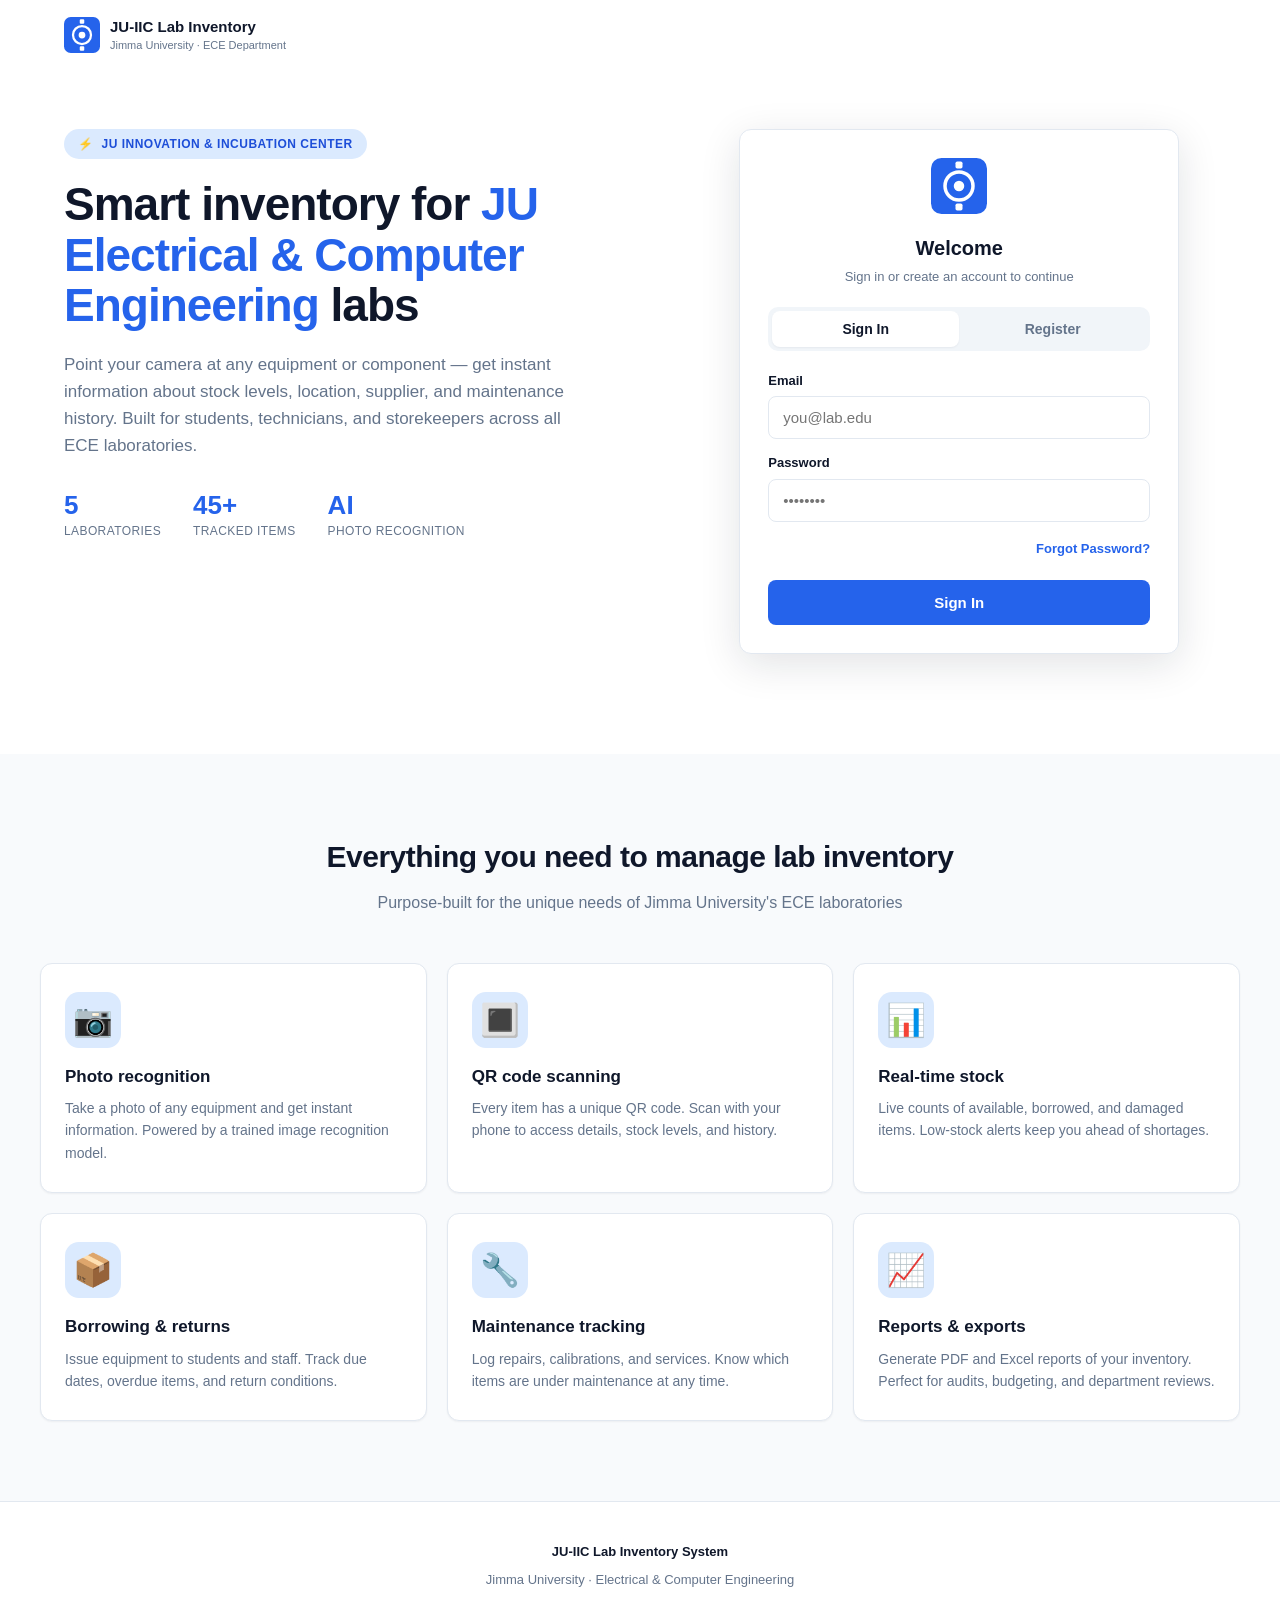
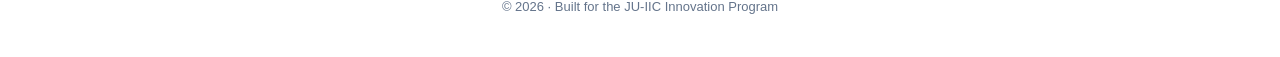
<file: frontend/index.html>
<!DOCTYPE html>
<html lang="en">
<head>
  <meta charset="UTF-8">
  <meta name="viewport" content="width=device-width, initial-scale=1.0">
  <title>JU-IIC Lab Inventory System — Jimma University</title>
  <link rel="icon" href="assets/logo.svg" type="image/svg+xml">
  <link rel="stylesheet" href="css/base.css">
  <style>
    body { background: #ffffff; }

    /* ============ LANDING PAGE STYLES ============ */
    .landing-nav {
      display: flex;
      align-items: center;
      padding: 16px 24px;
      max-width: 1200px;
      margin: 0 auto;
      gap: 12px;
      flex-wrap: wrap;
    }
    .landing-nav .brand {
      display: flex;
      align-items: center;
      gap: 10px;
      font-weight: 800;
      font-size: 15px;
      color: var(--text);
    }
    .landing-nav .brand img { width: 36px; height: 36px; }
    .landing-nav .brand-sub {
      display: block;
      font-size: 11px;
      font-weight: 500;
      color: var(--muted);
      margin-top: -2px;
    }
    .landing-nav .spacer { flex: 1; }
    
    .nav-user { display: none; align-items: center; gap: 10px; }
    .nav-user.show { display: flex; }
    .nav-cta {
      padding: 10px 20px; font-size: 14px; font-weight: 600;
      background: var(--primary); color: #fff;
      border-radius: var(--radius-sm); text-decoration: none;
    }
    .nav-cta:hover { background: var(--primary-dark); }

    /* --- Hero & Auth Card --- */
    .hero {
      max-width: 1200px; margin: 0 auto; padding: 40px 24px 80px;
      display: grid; grid-template-columns: 1fr; gap: 48px; align-items: start;
    }
    @media (min-width: 900px) {
      .hero { grid-template-columns: 1.15fr 1fr; padding: 60px 24px 100px; }
    }

    .hero-text .hero-badge {
      display: inline-flex; align-items: center; gap: 8px;
      background: var(--primary-light); color: var(--primary-dark);
      padding: 6px 14px; border-radius: 999px; font-size: 12px;
      font-weight: 700; margin-bottom: 20px; text-transform: uppercase; letter-spacing: .5px;
    }
    .hero-text h1 {
      font-size: 36px; font-weight: 800; line-height: 1.1;
      letter-spacing: -1px; margin-bottom: 20px; color: var(--text);
    }
    @media (min-width: 900px) { .hero-text h1 { font-size: 46px; } }
    .hero-text h1 .accent { color: var(--primary); }
    .hero-text .lead {
      font-size: 17px; color: var(--muted); line-height: 1.6;
      margin-bottom: 32px; max-width: 520px;
    }
    .hero-stats { display: flex; gap: 32px; flex-wrap: wrap; margin-top: 32px; }
    .hero-stat-value { font-size: 26px; font-weight: 800; color: var(--primary); line-height: 1; }
    .hero-stat-label {
      font-size: 12px; color: var(--muted); margin-top: 4px;
      font-weight: 500; text-transform: uppercase; letter-spacing: .4px;
    }

    /* --- Auth Card --- */
    .auth-card {
      background: var(--surface); border: 1px solid var(--border);
      border-radius: var(--radius); box-shadow: var(--shadow-lg);
      padding: 28px; max-width: 440px; width: 100%; margin: 0 auto;
      position: sticky; top: 24px;
    }
    .auth-card .auth-header { text-align: center; margin-bottom: 20px; }
    .auth-card .auth-header img { width: 56px; height: 56px; margin-bottom: 12px; }
    .auth-card .auth-header h2 { font-size: 20px; font-weight: 800; }
    .auth-card .auth-header p { font-size: 13px; color: var(--muted); margin-top: 4px; }

    .auth-tabs {
      display: flex; background: var(--surface-2);
      border-radius: 10px; padding: 4px; margin-bottom: 20px;
    }
    .auth-tab {
      flex: 1; padding: 10px; text-align: center; font-size: 14px;
      font-weight: 600; color: var(--muted); border: none;
      background: none; border-radius: 8px; cursor: pointer;
      transition: background .15s, color .15s;
    }
    .auth-tab.active { background: var(--surface); color: var(--text); box-shadow: var(--shadow-sm); }

    .form-field { margin-bottom: 14px; }
    .form-field label { display: block; font-size: 13px; font-weight: 600; margin-bottom: 6px; }
    .form-field input {
      width: 100%; padding: 12px 14px; font-size: 15px;
      border: 1px solid var(--border); border-radius: var(--radius-sm);
      background: var(--surface); font-family: inherit;
      transition: border-color .15s, box-shadow .15s;
    }
    .form-field input:focus {
      outline: none; border-color: var(--primary); box-shadow: 0 0 0 3px var(--primary-light);
    }
    .form-submit {
      width: 100%; padding: 14px; background: var(--primary); color: #fff;
      border: none; border-radius: var(--radius-sm); font-size: 15px;
      font-weight: 600; cursor: pointer; margin-top: 6px;
    }
    .form-submit:hover { background: var(--primary-dark); }
    .form-submit:disabled { opacity: .6; cursor: not-allowed; }

    .form-error {
      background: #fee2e2; color: #b91c1c; padding: 10px 14px;
      border-radius: var(--radius-sm); font-size: 13px; margin-bottom: 14px; display: none;
    }
    .form-error.show { display: block; }
    .hidden { display: none !important; }

    /* Logged in state */
    .logged-in-card { text-align: center; padding: 12px 0; }
    .logged-in-card .li-avatar {
      width: 64px; height: 64px; border-radius: 50%;
      background: var(--primary); color: #fff; display: flex;
      align-items: center; justify-content: center;
      font-size: 24px; font-weight: 800; margin: 0 auto 16px;
    }
    .logged-in-card h3 { font-size: 18px; font-weight: 700; margin-bottom: 4px; }
    .logged-in-card .li-role { font-size: 13px; color: var(--muted); margin-bottom: 24px; }
    .logged-in-card .btn { width: 100%; padding: 14px; font-size: 15px; margin-bottom: 8px; }

    /* ============ OTHER SECTIONS ============ */
    .features { background: var(--bg); padding: 80px 24px; }
    .features-inner { max-width: 1200px; margin: 0 auto; }
    .section-title { text-align: center; margin-bottom: 48px; }
    .section-title h2 { font-size: 30px; font-weight: 800; margin-bottom: 12px; letter-spacing: -0.5px; }
    .section-title p { font-size: 16px; color: var(--muted); max-width: 600px; margin: 0 auto; }
    .features-grid { display: grid; gap: 20px; grid-template-columns: 1fr; }
    @media (min-width: 640px) { .features-grid { grid-template-columns: repeat(2, 1fr); } }
    @media (min-width: 900px) { .features-grid { grid-template-columns: repeat(3, 1fr); } }

    .feature-card {
      background: var(--surface); padding: 28px 24px; border-radius: var(--radius);
      border: 1px solid var(--border); box-shadow: var(--shadow-sm);
      transition: box-shadow .2s, transform .2s;
    }
    .feature-card:hover { box-shadow: var(--shadow); transform: translateY(-2px); }
    .feature-icon {
      font-size: 32px; width: 56px; height: 56px; display: flex;
      align-items: center; justify-content: center;
      background: var(--primary-light); border-radius: 14px; margin-bottom: 16px;
    }
    .feature-card h3 { font-size: 17px; font-weight: 700; margin-bottom: 8px; }
    .feature-card p { font-size: 14px; color: var(--muted); line-height: 1.6; }

    .landing-footer {
      padding: 40px 24px; text-align: center; border-top: 1px solid var(--border);
      font-size: 13px; color: var(--muted);
    }
    .landing-footer .footer-brand { font-weight: 700; color: var(--text); margin-bottom: 8px; }
  </style>
</head>
<body>

  <!-- ============ NAV ============ -->
  <nav class="landing-nav">
    <div class="brand">
      <img src="assets/logo.svg" alt="JU-IIC">
      <div>
        JU-IIC Lab Inventory
        <span class="brand-sub">Jimma University · ECE Department</span>
      </div>
    </div>
    <div class="spacer"></div>
    <div id="navUser" class="nav-user">
      <a href="dashboard.html" class="nav-cta">Go to Dashboard →</a>
    </div>
  </nav>

  <!-- ============ HERO + AUTH CARD ============ -->
  <section class="hero">
    <div class="hero-text">
      <div class="hero-badge">
        <span>⚡</span> JU Innovation &amp; Incubation Center
      </div>
      <h1>
        Smart inventory for <span class="accent">JU Electrical &amp; Computer Engineering</span> labs
      </h1>
      <p class="lead">
        Point your camera at any equipment or component — get instant information
        about stock levels, location, supplier, and maintenance history.
        Built for students, technicians, and storekeepers across all ECE laboratories.
      </p>
      <div class="hero-stats">
        <div>
          <div class="hero-stat-value">5</div>
          <div class="hero-stat-label">Laboratories</div>
        </div>
        <div>
          <div class="hero-stat-value">45+</div>
          <div class="hero-stat-label">Tracked items</div>
        </div>
        <div>
          <div class="hero-stat-value">AI</div>
          <div class="hero-stat-label">Photo recognition</div>
        </div>
      </div>
    </div>

    <div class="auth-card" id="authCard">
      <!-- Guest View -->
      <div id="guestState">
        <div class="auth-header">
          <img src="assets/logo.svg" alt="Lab">
          <h2>Welcome</h2>
          <p>Sign in or create an account to continue</p>
        </div>

        <div class="auth-tabs">
          <button class="auth-tab active" id="tabLogin" onclick="switchAuthTab('login')">Sign In</button>
          <button class="auth-tab" id="tabRegister" onclick="switchAuthTab('register')">Register</button>
        </div>

        <div id="authError" class="form-error"></div>

        <!-- Login Form -->
        <form id="loginForm">
          <div class="form-field">
            <label>Email</label>
            <input type="email" id="loginEmail" required placeholder="you@lab.edu" autocomplete="email">
          </div>
          <div class="form-field">
            <label>Password</label>
            <input type="password" id="loginPassword" required placeholder="••••••••" autocomplete="current-password">
          </div>
          <div style="text-align: right; margin-bottom: 14px;">
            <a href="forgot-password.html" style="font-size: 13px; color: var(--primary); text-decoration: none; font-weight: 600;">
              Forgot Password?
            </a>
          </div>
          <button type="submit" class="form-submit" id="loginBtn">Sign In</button>
        </form>

        <!-- Register Form -->
        <form id="registerForm" class="hidden">
          <div class="form-field">
            <label>Full Name</label>
            <input type="text" id="regName" required placeholder="Abebe Kebede">
          </div>
          <div class="form-field">
            <label>Email</label>
            <input type="email" id="regEmail" required placeholder="you@lab.edu" autocomplete="email">
          </div>
          <div class="form-field">
            <label>Password</label>
            <input type="password" id="regPassword" required minlength="6" placeholder="At least 6 characters" autocomplete="new-password">
          </div>
          <div class="form-field">
            <label>Phone (optional)</label>
            <input type="tel" id="regPhone" placeholder="+251911000000">
          </div>
          <button type="submit" class="form-submit" id="registerBtn">Create Account</button>
        </form>
      </div>

      <!-- Logged-in View -->
      <div id="loggedInState" class="hidden">
        <div class="logged-in-card">
          <div class="li-avatar" id="liAvatar">?</div>
          <h3 id="liName">…</h3>
          <div class="li-role" id="liRole"></div>
          <a href="dashboard.html" class="btn primary" style="text-decoration: none;">
            Go to Dashboard →
          </a>
          <button class="btn" onclick="doLogout()" style="margin-top: 8px;">
            Sign Out
          </button>
        </div>
      </div>
    </div>
  </section>

  <!-- ============ FEATURES ============ -->
  <section class="features">
    <div class="features-inner">
      <div class="section-title">
        <h2>Everything you need to manage lab inventory</h2>
        <p>Purpose-built for the unique needs of Jimma University's ECE laboratories</p>
      </div>
      <div class="features-grid">
        <div class="feature-card">
          <div class="feature-icon">📷</div>
          <h3>Photo recognition</h3>
          <p>Take a photo of any equipment and get instant information. Powered by a trained image recognition model.</p>
        </div>
        <div class="feature-card">
          <div class="feature-icon">🔳</div>
          <h3>QR code scanning</h3>
          <p>Every item has a unique QR code. Scan with your phone to access details, stock levels, and history.</p>
        </div>
        <div class="feature-card">
          <div class="feature-icon">📊</div>
          <h3>Real-time stock</h3>
          <p>Live counts of available, borrowed, and damaged items. Low-stock alerts keep you ahead of shortages.</p>
        </div>
        <div class="feature-card">
          <div class="feature-icon">📦</div>
          <h3>Borrowing &amp; returns</h3>
          <p>Issue equipment to students and staff. Track due dates, overdue items, and return conditions.</p>
        </div>
        <div class="feature-card">
          <div class="feature-icon">🔧</div>
          <h3>Maintenance tracking</h3>
          <p>Log repairs, calibrations, and services. Know which items are under maintenance at any time.</p>
        </div>
        <div class="feature-card">
          <div class="feature-icon">📈</div>
          <h3>Reports &amp; exports</h3>
          <p>Generate PDF and Excel reports of your inventory. Perfect for audits, budgeting, and department reviews.</p>
        </div>
      </div>
    </div>
  </section>

  <!-- ============ FOOTER ============ -->
  <footer class="landing-footer">
    <div class="footer-brand">JU-IIC Lab Inventory System</div>
    <div>Jimma University · Electrical &amp; Computer Engineering</div>
    <div style="margin-top: 8px;">© 2026 · Built for the JU-IIC Innovation Program</div>
  </footer>

  <!-- ============ SCRIPTS ============ -->
  <script src="js/api.js"></script>
  <script>
    // Wait for the DOM and API script to fully load
    window.addEventListener('DOMContentLoaded', () => {
      
      // 1. Auto-switch tab if URL has ?tab=register
      const params = new URLSearchParams(location.search);
      if (params.get('tab') === 'register') {
        switchAuthTab('register');
      }

      // 2. Attach form event listeners safely
      document.getElementById('loginForm').addEventListener('submit', handleLogin);
      document.getElementById('registerForm').addEventListener('submit', handleRegister);

      // 3. Check if already logged in
      checkAuthStatus();
    });

    async function checkAuthStatus() {
      try {
        const me = await api.get('/api/auth/me');
        if (me && me.user_id) {
          sessionStorage.setItem('user', JSON.stringify(me));
          showLoggedInState(me);
        }
      } catch (e) {
        // Not logged in, do nothing
      }
    }

    function switchAuthTab(tab) {
      document.getElementById('loginForm').classList.toggle('hidden', tab !== 'login');
      document.getElementById('registerForm').classList.toggle('hidden', tab !== 'register');
      document.getElementById('tabLogin').classList.toggle('active', tab === 'login');
      document.getElementById('tabRegister').classList.toggle('active', tab === 'register');
      hideAuthError();
    }

    async function handleLogin(e) {
      e.preventDefault();
      hideAuthError();
      const btn = document.getElementById('loginBtn');
      btn.disabled = true;
      btn.textContent = 'Signing in…';

      try {
        const email = document.getElementById('loginEmail').value.trim();
        const password = document.getElementById('loginPassword').value;
        
        const res = await api.post('/api/auth/login', { email, password });
        
        sessionStorage.setItem('user', JSON.stringify(res.user));
        window.location.replace('dashboard.html');
        
      } catch (err) {
        showAuthError(err.message || 'Login failed');
        btn.disabled = false;
        btn.textContent = 'Sign In';
      }
    }

    async function handleRegister(e) {
      e.preventDefault();
      hideAuthError();
      const btn = document.getElementById('registerBtn');
      btn.disabled = true;
      btn.textContent = 'Creating…';

      try {
        const body = {
          full_name: document.getElementById('regName').value.trim(),
          email: document.getElementById('regEmail').value.trim(),
          password: document.getElementById('regPassword').value,
          phone: document.getElementById('regPhone').value.trim() || null,
        };
        
        const res = await api.post('/api/auth/register', body);
        
        sessionStorage.setItem('user', JSON.stringify(res.user));
        window.location.replace('dashboard.html');
        
      } catch (err) {
        showAuthError(err.message || 'Registration failed');
        btn.disabled = false;
        btn.textContent = 'Create Account';
      }
    }

    function showLoggedInState(me) {
      document.getElementById('guestState').classList.add('hidden');
      document.getElementById('loggedInState').classList.remove('hidden');
      document.getElementById('navUser').classList.add('show');

      document.getElementById('liAvatar').textContent =
        (me.full_name || '?').split(' ').map(p => p[0]).slice(0, 2).join('').toUpperCase();
      document.getElementById('liName').textContent = me.full_name;
      document.getElementById('liRole').textContent = me.role;
    }

    async function doLogout() {
      try {
        await api.post('/api/auth/logout', {});
      } catch (e) {}
      sessionStorage.clear();
      location.reload();
    }

    function showAuthError(msg) {
      const el = document.getElementById('authError');
      el.textContent = msg;
      el.classList.add('show');
    }
    
    function hideAuthError() {
      document.getElementById('authError').classList.remove('show');
    }
  </script>
</body>
</html>
</file>
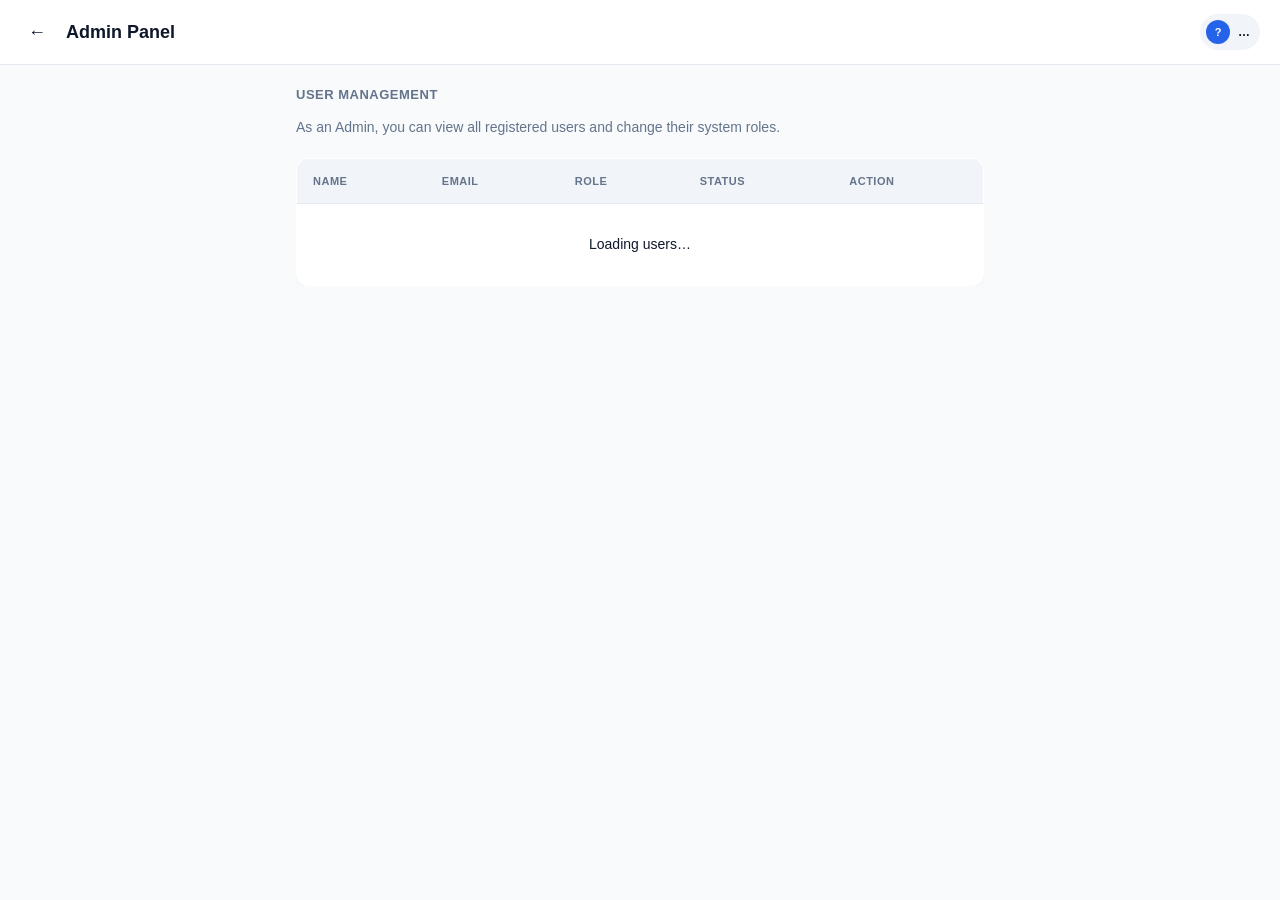
<file: frontend/admin.html>
<!DOCTYPE html>
<html lang="en">
<head>
  <meta charset="UTF-8">
  <meta name="viewport" content="width=device-width, initial-scale=1.0, maximum-scale=1.0, user-scalable=no">
  <title>Admin Panel — Lab Inventory</title>
  <link rel="icon" href="assets/logo.svg" type="image/svg+xml">
  <link rel="stylesheet" href="css/base.css">
  <style>
    .user-table { width: 100%; border-collapse: collapse; background: var(--surface); border-radius: var(--radius); overflow: hidden; box-shadow: var(--shadow-sm); border: 1px solid var(--border); }
    .user-table th, .user-table td { padding: 14px 16px; text-align: left; border-bottom: 1px solid var(--border); font-size: 14px; }
    .user-table th { background: var(--surface-2); font-weight: 600; color: var(--muted); text-transform: uppercase; font-size: 11px; letter-spacing: .5px; }
    .user-table tr:last-child td { border-bottom: none; }
    .role-select { padding: 6px 10px; border-radius: var(--radius-sm); border: 1px solid var(--border); background: var(--surface); font-size: 13px; font-weight: 600; cursor: pointer; }
    .role-select:focus { outline: none; border-color: var(--primary); }
  </style>
</head>
<body>

  <header class="app-header">
    <button class="icon-btn" onclick="location.href='dashboard.html'">←</button>
    <h1>Admin Panel</h1>
    <div class="user-chip" id="userChip" onclick="logout()" title="Sign out">
      <span class="avatar">?</span>
      <span class="user-name">…</span>
    </div>
  </header>

  <main class="main">
    <div class="section-header" style="margin-top: 0;">
      <h2>User Management</h2>
    </div>
    <p style="color: var(--muted); font-size: 14px; margin-bottom: 20px;">
      As an Admin, you can view all registered users and change their system roles.
    </p>

    <div style="overflow-x: auto;">
      <table class="user-table" id="userTable">
        <thead>
          <tr>
            <th>Name</th>
            <th>Email</th>
            <th>Role</th>
            <th>Status</th>
            <th>Action</th>
          </tr>
        </thead>
        <tbody id="userList">
          <tr><td colspan="5" style="text-align:center; padding: 30px;">Loading users…</td></tr>
        </tbody>
      </table>
    </div>
  </main>

  <script src="js/api.js"></script>
  <script src="js/auth.js"></script>
  <script>
    let CURRENT_USER = null;

    (async () => {
      try {
        CURRENT_USER = await requireAuth();
      } catch (e) { return; }

      if (CURRENT_USER.role !== 'Admin') {
        alert('Access Denied. You must be an Admin to view this page.');
        location.href = 'dashboard.html';
        return;
      }

      renderUserChip();
      loadUsers();
    })();

    async function loadUsers() {
      try {
        const users = await api.get('/api/auth/users');
        const list = document.getElementById('userList');

        list.innerHTML = users.map(u => {
          const isSelf = u.user_id === CURRENT_USER.user_id;
          
          const roleOptions = ['Admin', 'Technician', 'Storekeeper', 'Viewer']
            .map(r => `<option value="${r}" ${u.role === r ? 'selected' : ''}>${r}</option>`)
            .join('');

          // We use "onchange" to trigger the update immediately
          const roleSelect = isSelf 
            ? `<span style="font-weight:600; color:var(--primary);">${u.role} (You)</span>`
            : `<select class="role-select" onchange="changeRole(${u.user_id}, this.value, this)">${roleOptions}</select>`;

          const statusBadge = u.status === 'active' 
            ? '<span class="badge success">Active</span>' 
            : '<span class="badge danger">Inactive</span>';

          return `
            <tr>
              <td>
                <div style="font-weight:600;">${u.full_name}</div>
                <div style="font-size:12px; color:var(--muted);">${u.phone || 'No phone'}</div>
              </td>
              <td>${u.email}</td>
              <td>${roleSelect}</td>
              <td>${statusBadge}</td>
              <td>
                ${!isSelf ? `<button onclick="resetPassword(${u.user_id}, '${u.full_name}')" style="background:none; border:none; color:var(--primary); font-weight:600; cursor:pointer;">🔑 Reset Pass</button>` : '-'}
              </td>
            </tr>
          `;
        }).join('');

      } catch (err) {
        document.getElementById('userList').innerHTML = `
          <tr><td colspan="5" style="text-align:center; color:var(--danger); padding: 30px;">
            Failed to load users: ${err.message}
          </td></tr>`;
      }
    }

    async function changeRole(userId, newRole, selectElement) {
      if (!confirm(`Are you sure you want to change this user's role to ${newRole}?`)) {
        loadUsers(); // Revert the dropdown visually if they click Cancel
        return;
      }

      selectElement.disabled = true; // Lock dropdown while saving

      try {
        // Send PUT request to backend
        await api.put(`/api/auth/users/${userId}/role`, { role: newRole });
        alert(`✅ Role updated to ${newRole} successfully!`);
        loadUsers(); // Refresh table
      } catch (err) {
        alert('❌ Failed to update role: ' + err.message);
        loadUsers(); // Revert on error
      }
    }

    async function resetPassword(userId, userName) {
      const newPassword = prompt(`Enter a new password for ${userName}:`);
      if (!newPassword) return;
      if (newPassword.length < 6) {
        alert('❌ Password must be at least 6 characters long.');
        return;
      }

      try {
        await api.put(`/api/auth/users/${userId}/reset-password`, { password: newPassword });
        alert(`✅ Password for ${userName} has been reset successfully!`);
      } catch (err) {
        alert('❌ Failed to reset password: ' + err.message);
      }
    }
  </script>
</body>
</html>
</file>
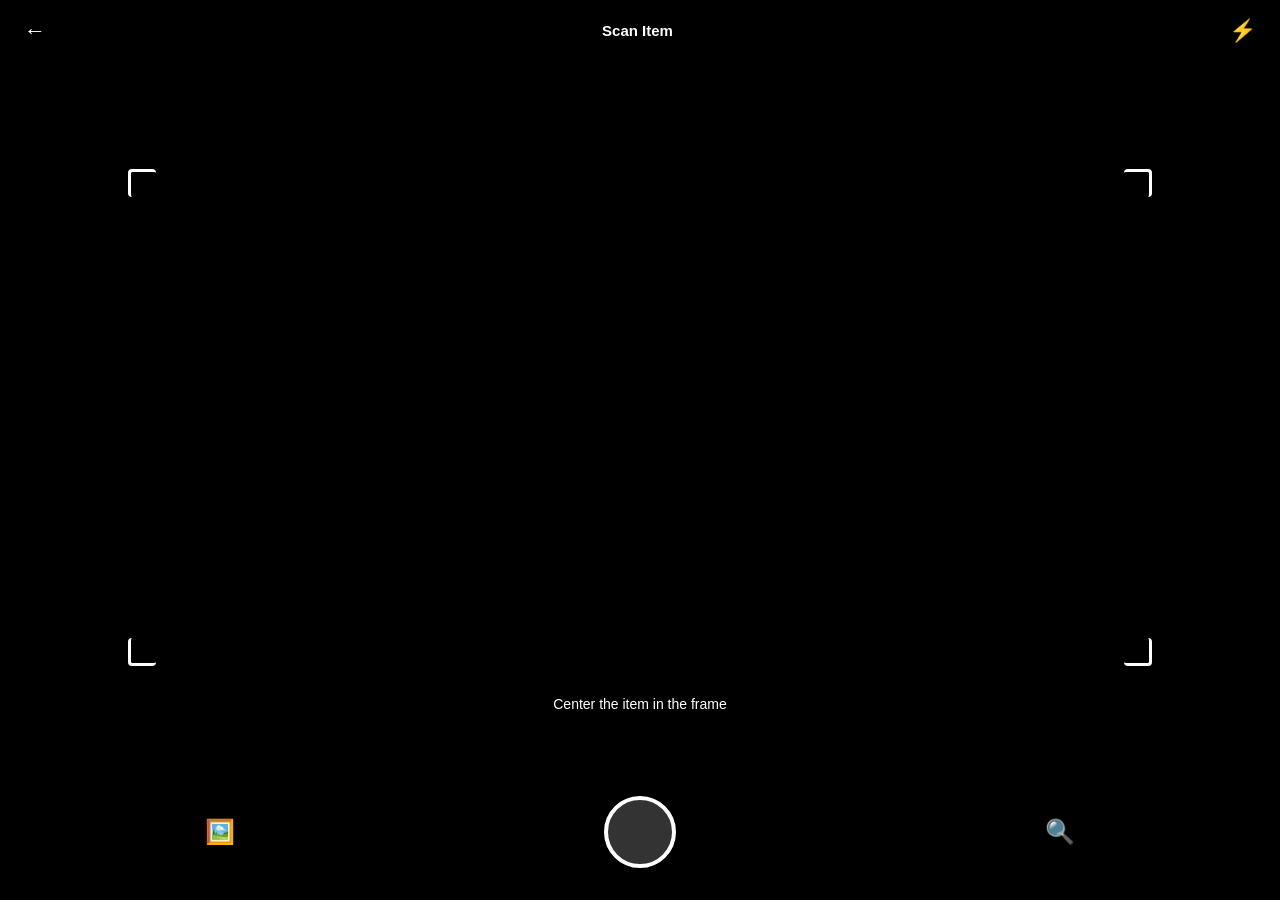
<file: frontend/camera.html>
<!DOCTYPE html>
<html lang="en">
<head>
  <meta charset="UTF-8">
  <meta name="viewport" content="width=device-width, initial-scale=1.0, maximum-scale=1.0, user-scalable=no">
  <title>Scan Item — Lab Inventory</title>
  <link rel="icon" href="assets/logo.svg" type="image/svg+xml">
  <link rel="stylesheet" href="css/base.css">
  <link rel="stylesheet" href="css/camera.css">
</head>
<body class="camera-body">

  <header class="camera-header">
    <button class="icon-btn" onclick="location.href='index.html'">←</button>
    <span>Scan Item</span>
    <button class="icon-btn" onclick="toggleFlash()">⚡</button>
  </header>

  <div class="camera-viewport">
    <video id="video" autoplay playsinline muted></video>
    <canvas id="canvas" style="display:none"></canvas>

    <div class="guide-frame">
      <div class="corner tl"></div>
      <div class="corner tr"></div>
      <div class="corner bl"></div>
      <div class="corner br"></div>
    </div>

    <p class="hint">Center the item in the frame</p>
  </div>

  <div class="camera-controls">
    <label class="upload-btn" for="fileInput" title="Upload from gallery">🖼️</label>
    <input id="fileInput" type="file" accept="image/*" capture="environment" hidden>
    <button id="captureBtn" class="capture-btn" aria-label="Capture"></button>
    <button class="flash-btn" onclick="location.href='manual.html'" title="Manual search">🔍</button>
  </div>

  <script src="js/api.js"></script>
  <script src="js/auth.js"></script>
  <script src="js/camera.js"></script>
  <script>
    (async () => { try { await requireAuth(); } catch (e) {} })();
  </script>
</body>
</html>
</file>
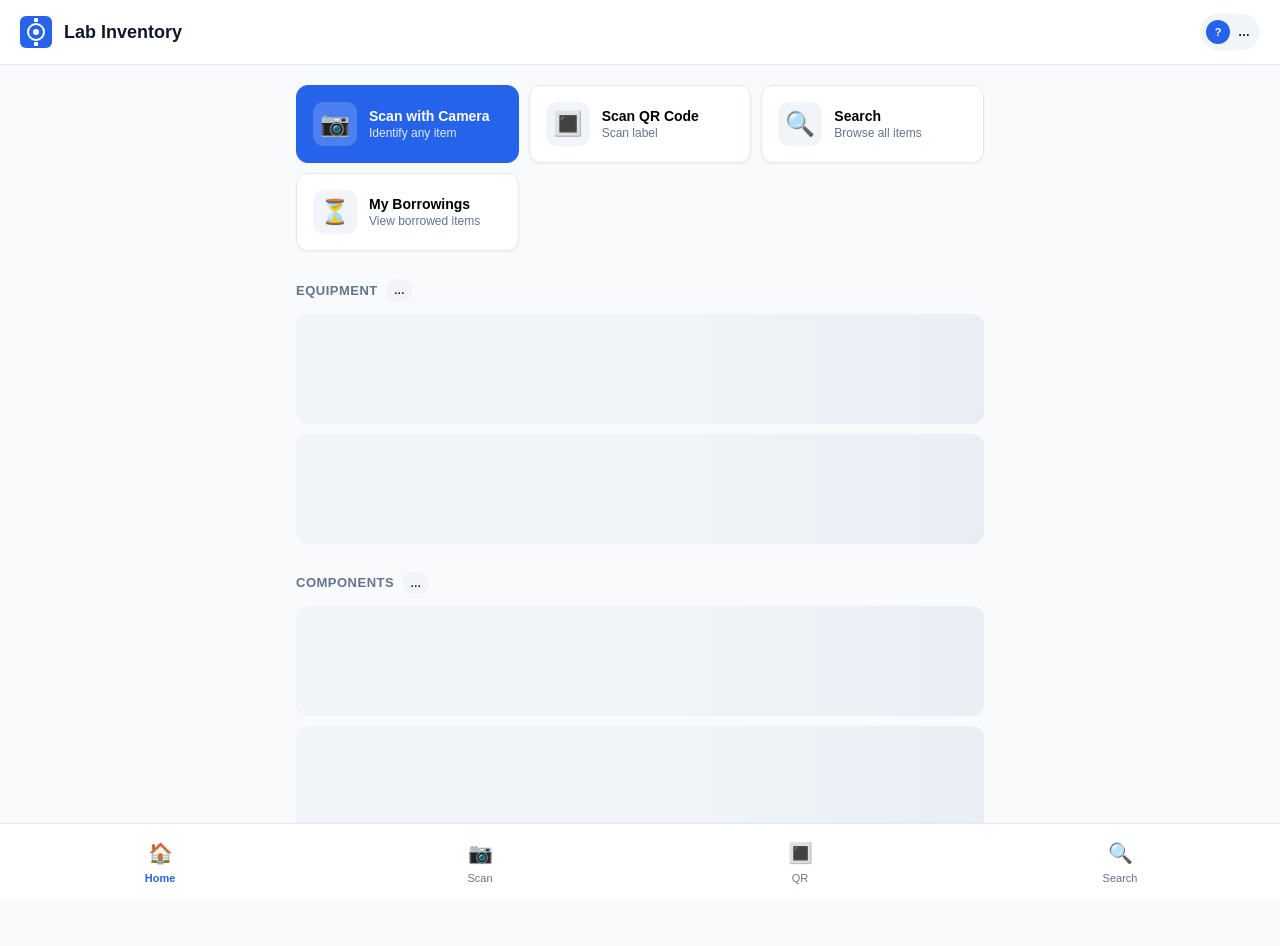
<file: frontend/dashboard.html>
<!DOCTYPE html>
<html lang="en">
<head>
  <meta charset="UTF-8">
  <meta name="viewport" content="width=device-width, initial-scale=1.0, maximum-scale=1.0, user-scalable=no">
  <title>Dashboard — Lab Inventory</title>
  <link rel="icon" href="assets/logo.svg" type="image/svg+xml">
  <link rel="stylesheet" href="css/base.css">
  <style>
    .quick-actions {
      display: grid;
      grid-template-columns: 1fr;
      gap: 10px;
      margin-bottom: 24px;
    }
    @media (min-width: 640px) {
      .quick-actions { grid-template-columns: repeat(3, 1fr); }
    }
    .quick-btn {
      display: flex; align-items: center; gap: 12px; padding: 16px;
      background: var(--surface); border: 1px solid var(--border);
      border-radius: var(--radius); cursor: pointer; text-align: left;
      transition: border-color .15s, box-shadow .15s, transform .1s;
      box-shadow: var(--shadow-sm);
    }
    .quick-btn:hover { border-color: var(--primary); box-shadow: var(--shadow); }
    .quick-btn:active { transform: scale(.98); }
    .quick-btn.primary { background: var(--primary); color: #fff; border-color: var(--primary); }
    .quick-btn.primary:hover { background: var(--primary-dark); }
    .quick-btn .qb-icon {
      font-size: 24px; width: 44px; height: 44px;
      display: flex; align-items: center; justify-content: center;
      background: var(--surface-2); border-radius: 10px; flex-shrink: 0;
    }
    .quick-btn.primary .qb-icon { background: rgba(255,255,255,.18); }
    .quick-btn .qb-text { flex: 1; min-width: 0; }
    .quick-btn .qb-title { font-size: 14px; font-weight: 700; }
    .quick-btn .qb-sub { font-size: 12px; color: var(--muted); margin-top: 2px; white-space: nowrap; overflow: hidden; text-overflow: ellipsis; }
    .quick-btn.primary .qb-sub { color: rgba(255,255,255,.85); }

    .item-card {
      background: var(--surface); border: 1px solid var(--border);
      border-radius: var(--radius); padding: 16px; margin-bottom: 10px;
      cursor: pointer; transition: border-color .15s, box-shadow .15s, transform .1s;
      box-shadow: var(--shadow-sm);
    }
    .item-card:hover { border-color: var(--primary); box-shadow: var(--shadow); }
    .item-card:active { transform: scale(.99); }
    .item-card .item-head { display: flex; align-items: flex-start; gap: 12px; margin-bottom: 10px; }
    .item-card .item-icon {
      width: 44px; height: 44px; border-radius: 10px;
      background: var(--primary-light); color: var(--primary-dark);
      display: flex; align-items: center; justify-content: center; font-size: 22px; flex-shrink: 0;
    }
    .item-card.component .item-icon { background: #d1fae5; color: #047857; }
    .item-card .item-titles { flex: 1; min-width: 0; }
    .item-card .item-name { font-size: 15px; font-weight: 700; color: var(--text); line-height: 1.3; }
    .item-card .item-meta { font-size: 12px; color: var(--muted); margin-top: 3px; display: flex; flex-wrap: wrap; gap: 6px; }
    .item-card .item-badges { display: flex; flex-wrap: wrap; gap: 6px; margin-bottom: 8px; }
    .item-card .item-desc { font-size: 13px; color: var(--muted); line-height: 1.5; padding-top: 8px; border-top: 1px solid var(--border); margin-top: 4px; }

    .section-header { display: flex; align-items: center; justify-content: space-between; margin: 28px 0 12px; gap: 12px; }
    .section-header h2 { font-size: 13px; font-weight: 700; text-transform: uppercase; letter-spacing: .5px; color: var(--muted); display: flex; align-items: center; gap: 8px; }
    .section-header .count-badge { font-size: 11px; font-weight: 700; background: var(--surface-2); color: var(--text); padding: 3px 8px; border-radius: 999px; text-transform: none; letter-spacing: 0; }

    .skeleton { height: 110px; background: linear-gradient(90deg, var(--surface-2) 25%, #e9eef5 50%, var(--surface-2) 75%); background-size: 200% 100%; animation: shimmer 1.5s infinite; border-radius: var(--radius); margin-bottom: 10px; }
    @keyframes shimmer { 0% { background-position: 200% 0; } 100% { background-position: -200% 0; } }
  </style>
</head>
<body>

  <header class="app-header">
    <img src="assets/logo.svg" alt="Lab" class="logo">
    <h1>Lab Inventory</h1>
    <div class="user-chip" id="userChip" onclick="logout()" title="Sign out">
      <span class="avatar">?</span>
      <span class="user-name">…</span>
    </div>
  </header>

  <main class="main">

    <!-- QUICK ACTIONS (Role protected) -->
    <div class="quick-actions">
      <button class="quick-btn primary" onclick="location.href='camera.html'">
        <div class="qb-icon">📷</div>
        <div class="qb-text">
          <div class="qb-title">Scan with Camera</div>
          <div class="qb-sub">Identify any item</div>
        </div>
      </button>
      
      <button class="quick-btn" onclick="location.href='qr.html'">
        <div class="qb-icon">🔳</div>
        <div class="qb-text">
          <div class="qb-title">Scan QR Code</div>
          <div class="qb-sub">Scan label</div>
        </div>
      </button>
      
      <button class="quick-btn" onclick="location.href='manual.html'">
        <div class="qb-icon">🔍</div>
        <div class="qb-text">
          <div class="qb-title">Search</div>
          <div class="qb-sub">Browse all items</div>
        </div>
      </button>

      <!-- HIDDEN FOR VIEWERS -->
      <button class="quick-btn" id="btnStock" onclick="location.href='stock.html'" style="display:none;">
        <div class="qb-icon">📦</div>
        <div class="qb-text">
          <div class="qb-title">Stock Mgmt</div>
          <div class="qb-sub">In / Out</div>
        </div>
      </button>

      <!-- HIDDEN FOR VIEWERS -->
      <button class="quick-btn" id="btnReports" onclick="location.href='reports.html'" style="display:none;">
        <div class="qb-icon">📈</div>
        <div class="qb-text">
          <div class="qb-title">Reports</div>
          <div class="qb-sub">Export Excel / PDF</div>
        </div>
      </button>

      <button class="quick-btn" onclick="location.href='my-borrowings.html'">
        <div class="qb-icon">⏳</div>
        <div class="qb-text">
          <div class="qb-title">My Borrowings</div>
          <div class="qb-sub">View borrowed items</div>
        </div>
      </button>

      <!-- HIDDEN FOR NON-ADMINS -->
      <button class="quick-btn" id="btnAdmin" onclick="location.href='admin.html'" style="display:none; border-color: #f59e0b;">
        <div class="qb-icon" style="background: #fef3c7;">👑</div>
        <div class="qb-text">
          <div class="qb-title">Admin Panel</div>
          <div class="qb-sub">Manage users</div>
        </div>
      </button>
    </div>

    <!-- EQUIPMENT SECTION -->
    <div id="equipmentSection">
      <div class="section-header">
        <h2>Equipment <span class="count-badge" id="eqCount">…</span></h2>
      </div>
      <div id="equipmentList">
        <div class="skeleton"></div>
        <div class="skeleton"></div>
      </div>
    </div>

    <!-- COMPONENTS SECTION -->
    <div id="componentsSection">
      <div class="section-header">
        <h2>Components <span class="count-badge" id="cpCount">…</span></h2>
      </div>
      <div id="componentsList">
        <div class="skeleton"></div>
        <div class="skeleton"></div>
      </div>
    </div>

  </main>

  <nav class="bottom-nav">
    <a href="dashboard.html" class="nav-item active">
      <span class="nav-icon">🏠</span> Home
    </a>
    <a href="camera.html" class="nav-item">
      <span class="nav-icon">📷</span> Scan
    </a>
    <a href="qr.html" class="nav-item">
      <span class="nav-icon">🔳</span> QR
    </a>
    <a href="manual.html" class="nav-item">
      <span class="nav-icon">🔍</span> Search
    </a>
  </nav>

  <script src="js/api.js"></script>
  <script src="js/auth.js"></script>
  <script>
    let ALL_ITEMS = [];

    (async () => {
      try {
        const me = await requireAuth();
        renderUserChip();

        // =======================================================
        // ROLE-BASED ACCESS CONTROL (Show/Hide Buttons)
        // =======================================================
        if (me.role === 'Admin') {
          document.getElementById('btnAdmin').style.display = 'flex';
          document.getElementById('btnStock').style.display = 'flex';
          document.getElementById('btnReports').style.display = 'flex';
        } 
        else if (me.role === 'Storekeeper' || me.role === 'Technician') {
          document.getElementById('btnStock').style.display = 'flex';
          document.getElementById('btnReports').style.display = 'flex';
        }
        // Viewers get none of the above

        // Load items
        const rawItems = await api.get('/api/items');
        const detailed = await Promise.all(
          rawItems.map(async (it) => {
            try {
              const d = await api.get(`/api/items/${it.item_type}/${it.id}`);
              return { ...it, ...d };
            } catch (e) {
              return { ...it, error: true };
            }
          })
        );
        ALL_ITEMS = detailed.filter(i => !i.error);
        renderAll();

      } catch (err) {
        console.error(err);
      }
    })();

    function renderAll() {
      const eqItems = ALL_ITEMS.filter(i => i.item_type === 'equipment');
      const cpItems = ALL_ITEMS.filter(i => i.item_type === 'component');

      document.getElementById('eqCount').textContent = eqItems.length;
      document.getElementById('cpCount').textContent = cpItems.length;

      renderSection('equipmentList', eqItems, 'equipment');
      renderSection('componentsList', cpItems, 'component');
    }

    function renderSection(listId, items, type) {
      const list = document.getElementById(listId);
      if (!items.length) {
        list.innerHTML = `<div class="empty-state">No ${type} items.</div>`;
        return;
      }
      list.innerHTML = items.map(i => renderItemCard(i, type)).join('');
    }

    function renderItemCard(item, type) {
      const isEq = type === 'equipment';
      const statusBadge = isEq && item.status ? `<span class="badge ${statusClass(item.status)}">${humanize(item.status)}</span>` : '';
      const lowStockBadge = !isEq && item.low_stock ? `<span class="badge danger">Low stock</span>` : '';

      const metaParts = [];
      if (item.lab_name) metaParts.push(item.lab_name);
      if (isEq && item.asset_tag) metaParts.push(item.asset_tag);
      if (!isEq && item.quantity != null) metaParts.push(`${item.quantity} ${item.unit || 'pcs'}`);

      const desc = buildDescription(item, type);

      return `
        <div class="item-card ${type}" onclick="location.href='result.html?type=${type}&id=${item.item_id}'">
          <div class="item-head">
            <div class="item-icon">${isEq ? '📦' : '🔧'}</div>
            <div class="item-titles">
              <div class="item-name">${item.display_name || item.name || 'Unknown'}</div>
              <div class="item-meta">${metaParts.map(p => `<span>${p}</span>`).join('')}</div>
            </div>
          </div>
          <div class="item-badges">
            ${statusBadge}
            ${lowStockBadge}
          </div>
          ${desc ? `<div class="item-desc">${desc}</div>` : ''}
        </div>
      `;
    }

    function buildDescription(item, type) {
      const parts = [];
      if (type === 'equipment') {
        if (item.serial_no) parts.push(`Serial ${item.serial_no}`);
        if (item.status === 'available') parts.push('Ready for use');
        else if (item.status === 'borrowed') parts.push('Currently on loan');
        else if (item.status === 'damaged') parts.push('Reported damaged');
      } else {
        if (item.category) parts.push(`${item.category} component`);
        if (item.low_stock && item.quantity != null) parts.push(`Only ${item.quantity} left`);
      }
      return parts.join(' · ');
    }

    function statusClass(status) {
      if (status === 'available') return 'success';
      if (status === 'borrowed') return 'info';
      if (status === 'damaged') return 'danger';
      if (status === 'under_maintenance') return 'warn';
      return 'info';
    }
    const humanize = (s) => s.replace(/_/g, ' ').replace(/\b\w/g, c => c.toUpperCase());
  </script>
</body>
</html>
</file>
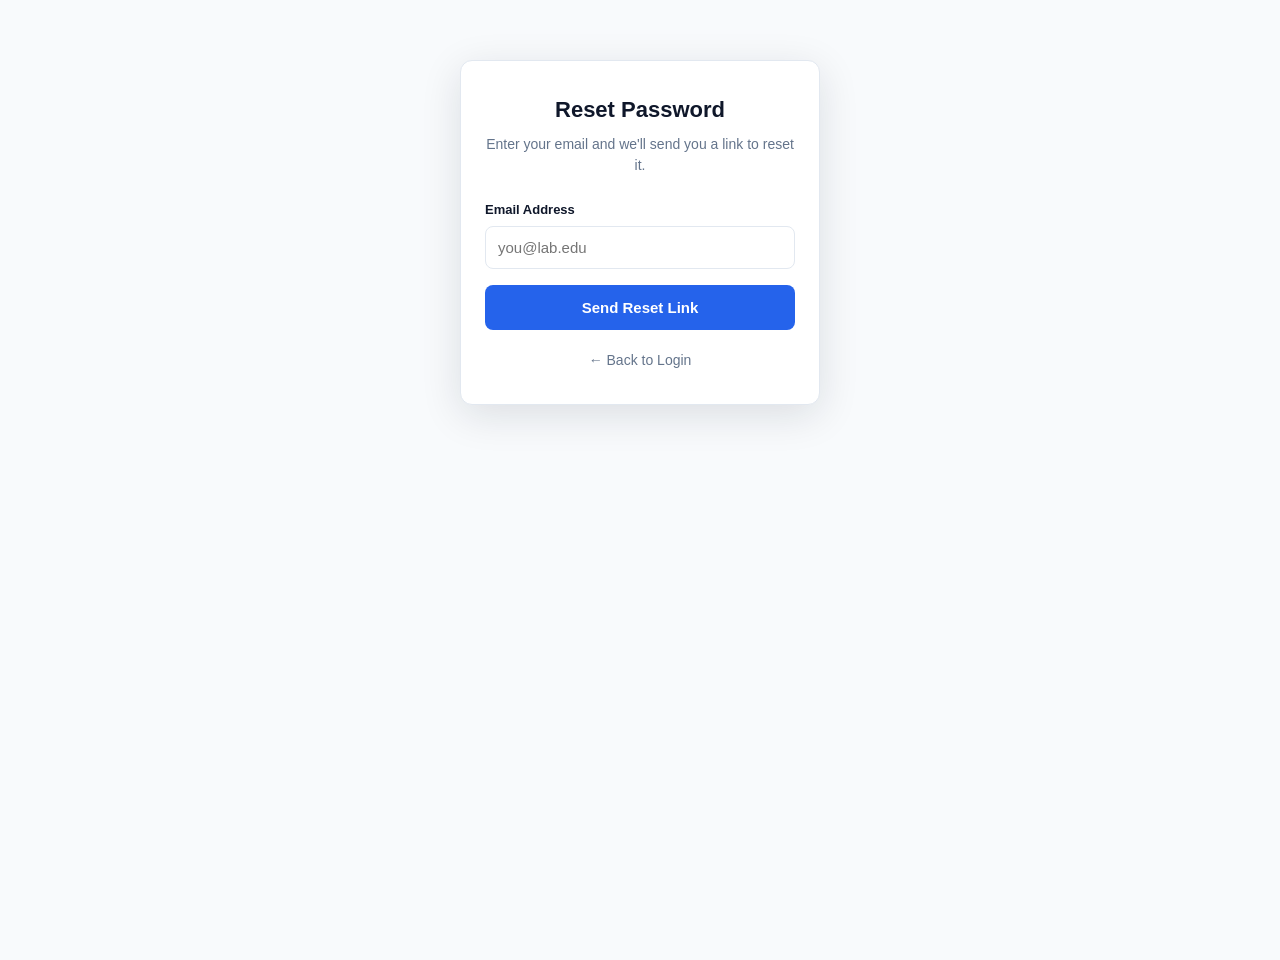
<file: frontend/forgot-password.html>
<!DOCTYPE html>
<html lang="en">
<head>
  <meta charset="UTF-8">
  <meta name="viewport" content="width=device-width, initial-scale=1.0">
  <title>Forgot Password — JU-IIC Lab</title>
  <link rel="icon" href="assets/logo.svg" type="image/svg+xml">
  <link rel="stylesheet" href="css/base.css">
  <style>
    .auth-wrap { max-width: 400px; margin: 60px auto; padding: 0 20px; }
    .auth-card { background: var(--surface); padding: 32px 24px; border-radius: var(--radius); box-shadow: var(--shadow-lg); border: 1px solid var(--border); text-align: center; }
    .auth-card h2 { font-size: 22px; margin-bottom: 8px; }
    .auth-card p { font-size: 14px; color: var(--muted); margin-bottom: 24px; }
    .form-field { text-align: left; margin-bottom: 16px; }
    .form-field label { display: block; font-size: 13px; font-weight: 600; margin-bottom: 6px; }
    .form-field input { width: 100%; padding: 12px; border: 1px solid var(--border); border-radius: 8px; font-family: inherit; font-size: 15px; }
    .form-submit { width: 100%; padding: 14px; background: var(--primary); color: #fff; border: none; border-radius: 8px; font-size: 15px; font-weight: 600; cursor: pointer; }
    .form-submit:hover { background: var(--primary-dark); }
    .back-link { display: inline-block; margin-top: 20px; font-size: 14px; color: var(--muted); text-decoration: none; }
  </style>
</head>
<body>
  <div class="auth-wrap">
    <div class="auth-card">
      <h2>Reset Password</h2>
      <p>Enter your email and we'll send you a link to reset it.</p>
      
      <div id="errorMsg" style="display:none; background:#fee2e2; color:#b91c1c; padding:10px; border-radius:8px; font-size:13px; margin-bottom:16px;"></div>
      <div id="successMsg" style="display:none; background:#dcfce7; color:#15803d; padding:10px; border-radius:8px; font-size:13px; margin-bottom:16px;"></div>

      <form id="forgotForm" onsubmit="handleForgot(event)">
        <div class="form-field">
          <label>Email Address</label>
          <input type="email" id="emailInput" required placeholder="you@lab.edu">
        </div>
        <button type="submit" class="form-submit" id="submitBtn">Send Reset Link</button>
      </form>
      
      <a href="index.html" class="back-link">← Back to Login</a>
    </div>
  </div>

  <script src="js/api.js"></script>
  <script>
    async function handleForgot(e) {
      e.preventDefault();
      const btn = document.getElementById('submitBtn');
      const email = document.getElementById('emailInput').value.trim();
      const err = document.getElementById('errorMsg');
      const succ = document.getElementById('successMsg');
      
      err.style.display = 'none'; succ.style.display = 'none';
      btn.disabled = true; btn.textContent = 'Sending...';

      try {
        await api.post('/api/auth/forgot-password', { email });
        succ.textContent = '✅ A reset link has been sent to your email. Please check your inbox.';
        succ.style.display = 'block';
        document.getElementById('forgotForm').reset();
      } catch (error) {
        err.textContent = '❌ ' + (error.message || 'Failed to send email.');
        err.style.display = 'block';
      } finally {
        btn.disabled = false; btn.textContent = 'Send Reset Link';
      }
    }
  </script>
</body>
</html>
</file>
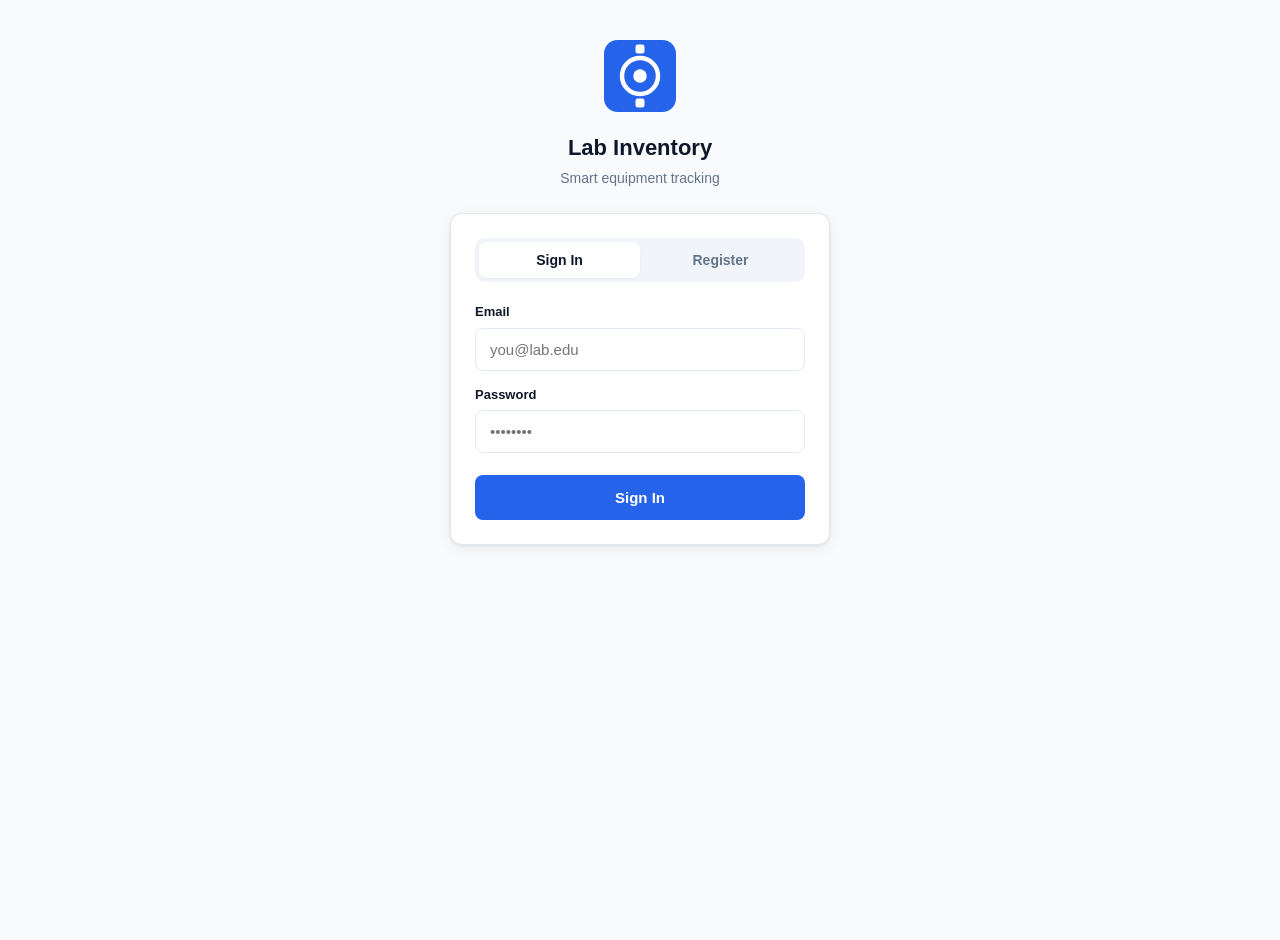
<file: frontend/login.html>
<!DOCTYPE html>
<html lang="en">
<head>
  <meta charset="UTF-8">
  <meta name="viewport" content="width=device-width, initial-scale=1.0, maximum-scale=1.0, user-scalable=no">
  <title>Login — Lab Inventory</title>
  <link rel="icon" href="assets/logo.svg" type="image/svg+xml">
  <link rel="stylesheet" href="css/base.css">
  <style>
    .login-wrap {
      max-width: 420px;
      margin: 40px auto;
      padding: 0 20px;
    }
    .login-logo {
      text-align: center;
      margin-bottom: 24px;
    }
    .login-logo img {
      width: 72px;
      height: 72px;
    }
    .login-logo h1 {
      font-size: 22px;
      margin-top: 12px;
    }
    .login-logo p {
      color: var(--muted);
      font-size: 14px;
      margin-top: 4px;
    }
    .login-card {
      background: var(--surface);
      padding: 24px;
      border-radius: var(--radius);
      box-shadow: var(--shadow);
      border: 1px solid var(--border);
    }
    .form-tabs {
      display: flex;
      background: var(--surface-2);
      border-radius: 10px;
      padding: 4px;
      margin-bottom: 20px;
    }
    .form-tab {
      flex: 1;
      padding: 10px;
      text-align: center;
      font-size: 14px;
      font-weight: 600;
      color: var(--muted);
      border: none;
      background: none;
      border-radius: 8px;
      cursor: pointer;
      transition: background .15s, color .15s;
    }
    .form-tab.active {
      background: var(--surface);
      color: var(--text);
      box-shadow: var(--shadow-sm);
    }
    .field { margin-bottom: 14px; }
    .field label {
      display: block;
      font-size: 13px;
      font-weight: 600;
      margin-bottom: 6px;
    }
    .field input, .field select {
      width: 100%;
      padding: 12px 14px;
      font-size: 15px;
      border: 1px solid var(--border);
      border-radius: var(--radius-sm);
      background: var(--surface);
      font-family: inherit;
      transition: border-color .15s;
    }
    .field input:focus, .field select:focus {
      outline: none;
      border-color: var(--primary);
      box-shadow: 0 0 0 3px var(--primary-light);
    }
    .btn-submit {
      width: 100%;
      padding: 14px;
      background: var(--primary);
      color: #fff;
      border: none;
      border-radius: var(--radius-sm);
      font-size: 15px;
      font-weight: 600;
      cursor: pointer;
      margin-top: 8px;
    }
    .btn-submit:hover { background: var(--primary-dark); }
    .btn-submit:disabled { opacity: .6; cursor: not-allowed; }
    .error-msg {
      background: #fee2e2;
      color: #b91c1c;
      padding: 10px 14px;
      border-radius: var(--radius-sm);
      font-size: 13px;
      margin-bottom: 14px;
      display: none;
    }
    .error-msg.show { display: block; }
    .hidden { display: none !important; }
  </style>
</head>
<body>

  <div class="login-wrap">
    <div class="login-logo">
      <img src="assets/logo.svg" alt="Lab">
      <h1>Lab Inventory</h1>
      <p>Smart equipment tracking</p>
    </div>

    <div class="login-card">
      <div class="form-tabs">
        <button class="form-tab active" id="tabLogin" onclick="switchTab('login')">Sign In</button>
        <button class="form-tab" id="tabRegister" onclick="switchTab('register')">Register</button>
      </div>

      <div id="errorMsg" class="error-msg"></div>

      <!-- LOGIN -->
      <form id="loginForm" onsubmit="handleLogin(event)">
        <div class="field">
          <label>Email</label>
          <input type="email" id="loginEmail" required placeholder="you@lab.edu" autocomplete="email">
        </div>
        <div class="field">
          <label>Password</label>
          <input type="password" id="loginPassword" required placeholder="••••••••" autocomplete="current-password">
        </div>
        <button type="submit" class="btn-submit" id="loginBtn">Sign In</button>
      </form>

      <!-- REGISTER -->
      <form id="registerForm" class="hidden" onsubmit="handleRegister(event)">
        <div class="field">
          <label>Full Name</label>
          <input type="text" id="regName" required placeholder="Abebe Kebede">
        </div>
        <div class="field">
          <label>Email</label>
          <input type="email" id="regEmail" required placeholder="you@lab.edu" autocomplete="email">
        </div>
        <div class="field">
          <label>Password</label>
          <input type="password" id="regPassword" required minlength="6" placeholder="At least 6 characters" autocomplete="new-password">
        </div>
        <div class="field">
          <label>Role</label>
          <select id="regRole">
            <option value="Viewer">Viewer</option>
            <option value="Technician">Technician</option>
            <option value="Storekeeper">Storekeeper</option>
            <option value="Admin">Admin</option>
          </select>
        </div>
        <div class="field">
          <label>Phone (optional)</label>
          <input type="tel" id="regPhone" placeholder="+251911000000">
        </div>
        <button type="submit" class="btn-submit" id="registerBtn">Create Account</button>
      </form>
    </div>
  </div>

  <script src="js/api.js"></script>
  <script>
    // If already logged in → go home
    window.addEventListener('DOMContentLoaded', async () => {
      try {
        const me = await api.get('/api/auth/me');
        if (me && me.user_id) {
          sessionStorage.setItem('user', JSON.stringify(me));
          location.href = 'index.html';
        }
      } catch (e) {}
    });

    function switchTab(tab) {
      document.getElementById('loginForm').classList.toggle('hidden', tab !== 'login');
      document.getElementById('registerForm').classList.toggle('hidden', tab !== 'register');
      document.getElementById('tabLogin').classList.toggle('active', tab === 'login');
      document.getElementById('tabRegister').classList.toggle('active', tab === 'register');
      hideError();
    }

    async function handleLogin(e) {
      e.preventDefault();
      hideError();
      const btn = document.getElementById('loginBtn');
      btn.disabled = true;
      btn.textContent = 'Signing in…';

      try {
        const email = document.getElementById('loginEmail').value.trim();
        const password = document.getElementById('loginPassword').value;
        const res = await api.post('/api/auth/login', { email, password });
        sessionStorage.setItem('user', JSON.stringify(res.user));
        location.href = 'dashboard.html';
      } catch (err) {
        showError(err.message || 'Login failed');
        btn.disabled = false;
        btn.textContent = 'Sign In';
      }
    }

    async function handleRegister(e) {
      e.preventDefault();
      hideError();
      const btn = document.getElementById('registerBtn');
      btn.disabled = true;
      btn.textContent = 'Creating…';

      try {
        const body = {
          full_name: document.getElementById('regName').value.trim(),
          email: document.getElementById('regEmail').value.trim(),
          password: document.getElementById('regPassword').value,
          role: document.getElementById('regRole').value,
          phone: document.getElementById('regPhone').value.trim() || null,
        };
        const res = await api.post('/api/auth/register', body);
        sessionStorage.setItem('user', JSON.stringify(res.user));
        location.href = 'index.html';
      } catch (err) {
        showError(err.message || 'Registration failed');
        btn.disabled = false;
        btn.textContent = 'Create Account';
      }
    }

    function showError(msg) {
      const el = document.getElementById('errorMsg');
      el.textContent = msg;
      el.classList.add('show');
    }
    function hideError() {
      document.getElementById('errorMsg').classList.remove('show');
    }
  </script>
</body>
</html>
</file>
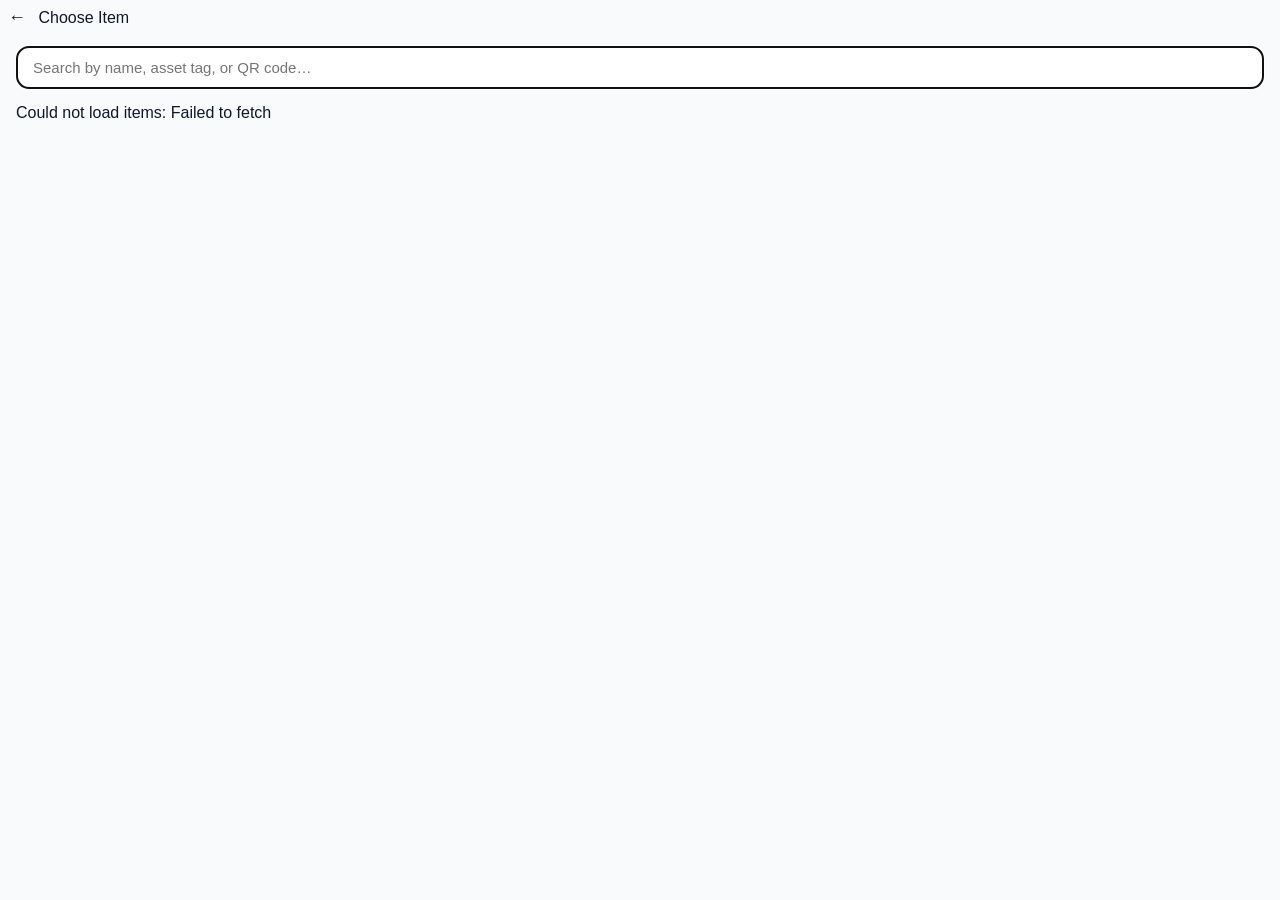
<file: frontend/manual.html>
<!DOCTYPE html>
<html lang="en">
<head>
  <meta charset="UTF-8">
  <meta name="viewport" content="width=device-width, initial-scale=1.0, maximum-scale=1.0, user-scalable=no">
  <title>Manual Pick — Lab Inventory</title>
  <link rel="icon" href="assets/logo.svg" type="image/svg+xml">
  <link rel="stylesheet" href="css/base.css">
  <link rel="stylesheet" href="css/result.css">
</head>
<body class="result-body">

  <header class="camera-header">
    <button class="icon-btn" onclick="history.back()">←</button>
    <span>Choose Item</span>
    <span></span>
  </header>

  <main>
    <div class="search-bar">
      <input
        id="search"
        type="text"
        placeholder="Search by name, asset tag, or QR code…"
        autofocus
      >
    </div>
    <ul id="itemList" class="item-list">
      <li class="empty">Loading…</li>
    </ul>
  </main>

  <script src="js/api.js"></script>
  <script src="js/manual.js"></script>
</body>
</html>
</file>
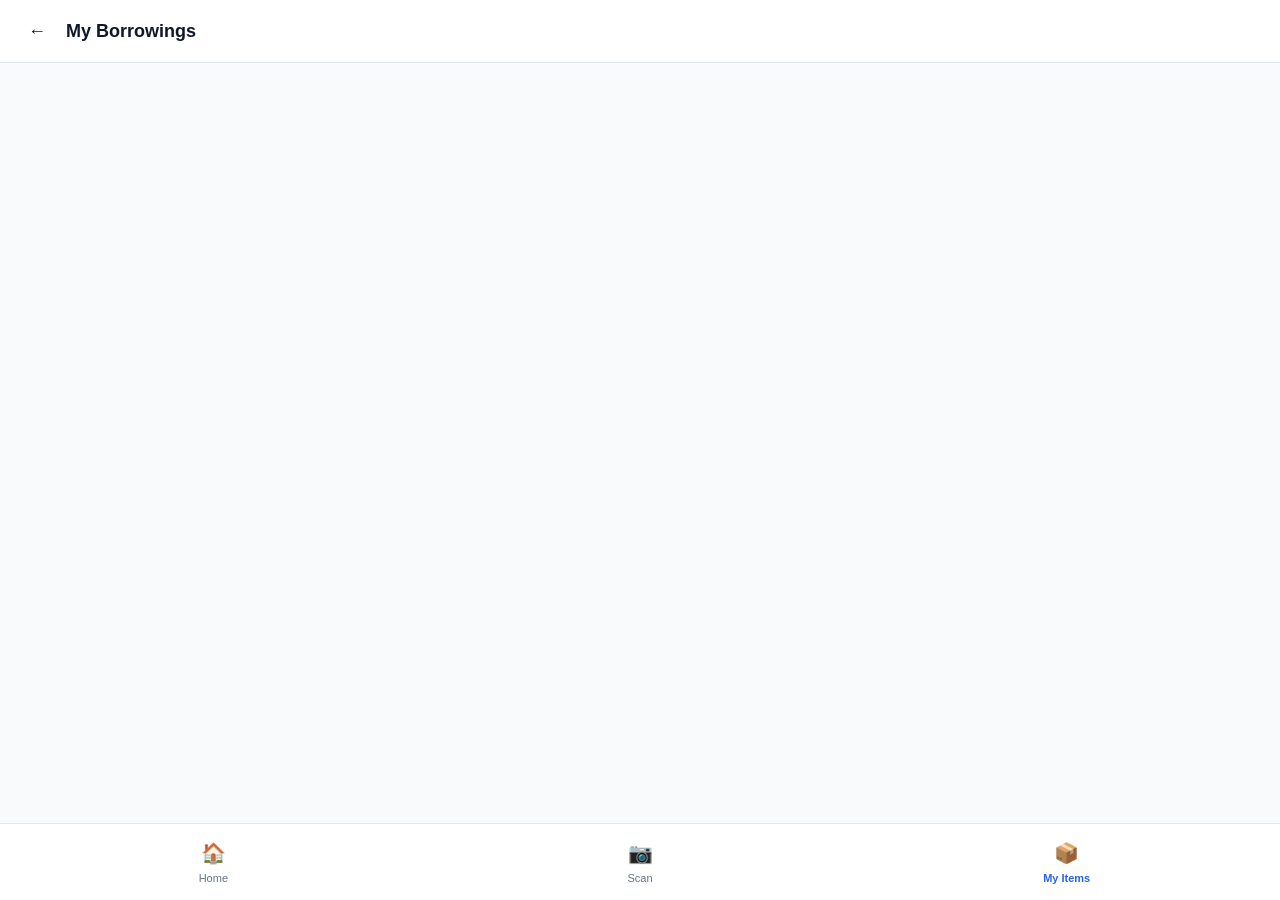
<file: frontend/my-borrowings.html>
<!DOCTYPE html>
<html lang="en">
<head>
  <meta charset="UTF-8">
  <meta name="viewport" content="width=device-width, initial-scale=1.0, maximum-scale=1.0, user-scalable=no">
  <title>My Borrowings — Lab Inventory</title>
  <link rel="icon" href="assets/logo.svg" type="image/svg+xml">
  <link rel="stylesheet" href="css/base.css">
  <style>
    .borrow-card {
      background: var(--surface);
      border: 1px solid var(--border);
      border-radius: var(--radius);
      padding: 16px;
      margin-bottom: 12px;
      box-shadow: var(--shadow-sm);
    }
    .borrow-card.overdue {
      border-left: 4px solid var(--danger);
    }
    .borrow-head {
      display: flex;
      justify-content: space-between;
      align-items: flex-start;
      margin-bottom: 12px;
    }
    .borrow-title {
      font-size: 16px;
      font-weight: 700;
    }
    .borrow-tag {
      font-size: 12px;
      color: var(--muted);
      margin-top: 2px;
    }
    .borrow-dates {
      display: flex;
      gap: 16px;
      font-size: 13px;
      margin-bottom: 16px;
      background: var(--surface-2);
      padding: 10px 14px;
      border-radius: var(--radius-sm);
    }
    .borrow-dates div span {
      display: block;
      color: var(--muted);
      font-size: 11px;
      text-transform: uppercase;
      margin-bottom: 2px;
    }
    .borrow-dates div strong {
      font-weight: 600;
    }
  </style>
</head>
<body>

  <header class="app-header">
    <button class="icon-btn" onclick="location.href='dashboard.html'">←</button>
    <h1>My Borrowings</h1>
    <span style="width:34px"></span>
  </header>

  <main class="main">
    <div id="borrowList">
      <div class="skeleton" style="height: 140px; margin-bottom: 12px;"></div>
      <div class="skeleton" style="height: 140px; margin-bottom: 12px;"></div>
    </div>
  </main>

  <nav class="bottom-nav">
    <a href="dashboard.html" class="nav-item">
      <span class="nav-icon">🏠</span> Home
    </a>
    <a href="camera.html" class="nav-item">
      <span class="nav-icon">📷</span> Scan
    </a>
    <a href="my-borrowings.html" class="nav-item active">
      <span class="nav-icon">📦</span> My Items
    </a>
  </nav>

  <script src="js/api.js"></script>
  <script src="js/auth.js"></script>
  <script>
    (async () => {
      try { await requireAuth(); } catch (e) { return; }

      try {
        const items = await api.get('/api/borrowings/my');
        const list = document.getElementById('borrowList');

        if (!items.length) {
          list.innerHTML = `
            <div class="empty-state" style="margin-top: 40px;">
              <div class="empty-icon">📦</div>
              You haven't borrowed anything yet.
              <br><br>
              <button class="btn primary" onclick="location.href='camera.html'">Scan an item to borrow</button>
            </div>`;
          return;
        }

        list.innerHTML = items.map(item => `
          <div class="borrow-card ${item.is_overdue ? 'overdue' : ''}">
            <div class="borrow-head">
              <div>
                <div class="borrow-title">${item.equip_name}</div>
                <div class="borrow-tag">${item.asset_tag}</div>
              </div>
              ${item.is_overdue 
                ? '<span class="badge danger">Overdue</span>' 
                : `<span class="badge success">${item.days_left} days left</span>`}
            </div>
            
            <div class="borrow-dates">
              <div>
                <span>Due Date</span>
                <strong>${new Date(item.due_date).toLocaleDateString()}</strong>
              </div>
            </div>

            <button class="btn primary" style="width: 100%;" onclick="returnItem(${item.borrow_id})">
              Return Item
            </button>
          </div>
        `).join('');

      } catch (err) {
        document.getElementById('borrowList').innerHTML = `
          <div class="empty-state">
            <div class="empty-icon">⚠️</div>
            Could not load borrowings: ${err.message}
          </div>`;
      }
    })();

    async function returnItem(borrowId) {
      if (!confirm('Have you returned this item to the lab?')) return;
      try {
        await api.post(`/api/borrowings/${borrowId}/return`, {});
        alert('✅ Item returned successfully!');
        location.reload();
      } catch (err) {
        alert('❌ Failed to return: ' + err.message);
      }
    }
  </script>
</body>
</html>
</file>
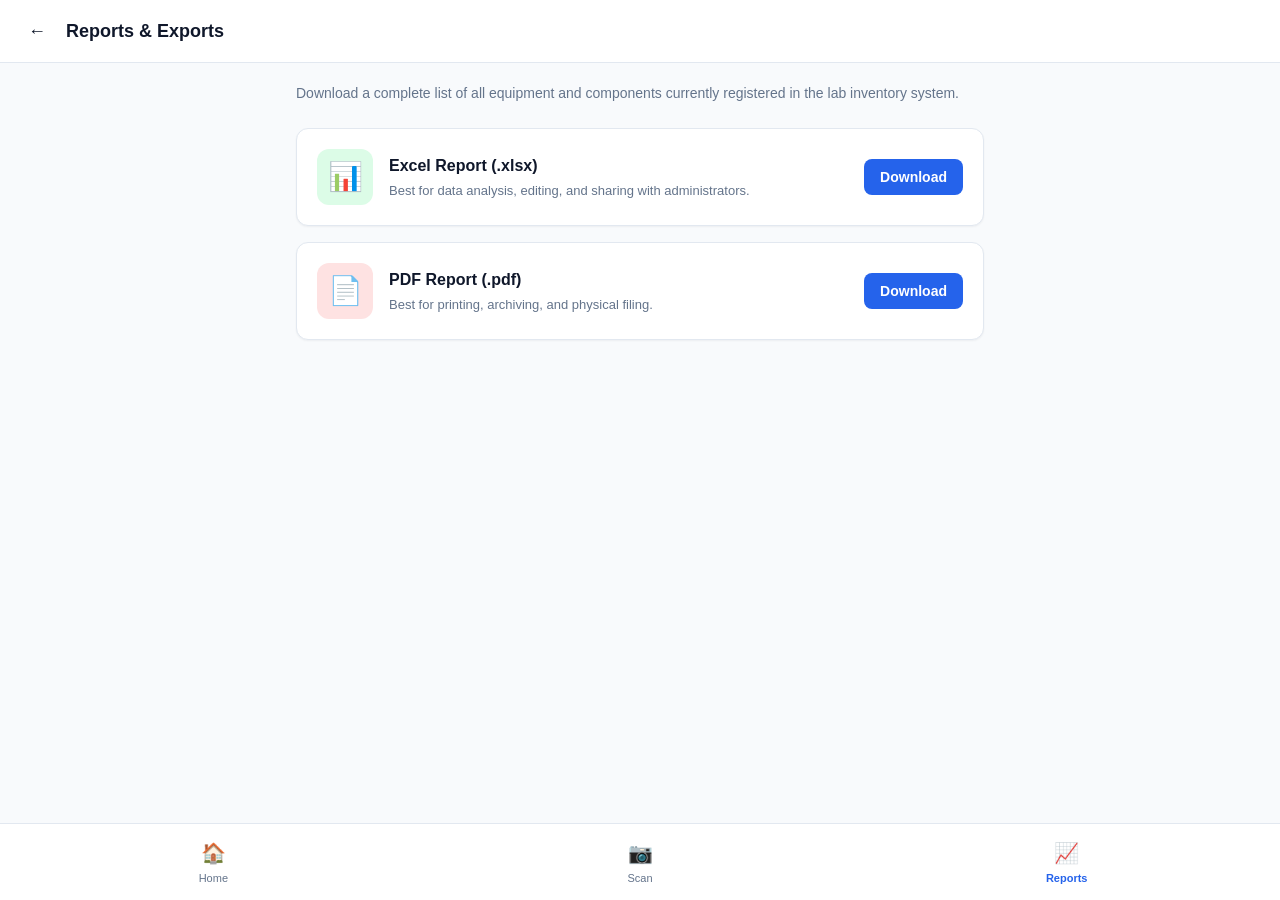
<file: frontend/reports.html>
<!DOCTYPE html>
<html lang="en">
<head>
  <meta charset="UTF-8">
  <meta name="viewport" content="width=device-width, initial-scale=1.0, maximum-scale=1.0, user-scalable=no">
  <title>Reports — Lab Inventory</title>
  <link rel="icon" href="assets/logo.svg" type="image/svg+xml">
  <link rel="stylesheet" href="css/base.css">
  <style>
    .report-card {
      display: flex;
      align-items: center;
      gap: 16px;
      padding: 20px;
      background: var(--surface);
      border: 1px solid var(--border);
      border-radius: var(--radius);
      margin-bottom: 16px;
      box-shadow: var(--shadow-sm);
      transition: box-shadow 0.2s;
    }
    .report-card:hover { box-shadow: var(--shadow); }
    .report-icon {
      font-size: 28px;
      width: 56px;
      height: 56px;
      display: flex;
      align-items: center;
      justify-content: center;
      background: var(--surface-2);
      border-radius: 12px;
      flex-shrink: 0;
    }
    .report-icon.excel { background: #dcfce7; color: #15803d; }
    .report-icon.pdf { background: #fee2e2; color: #b91c1c; }
    .report-info { flex: 1; }
    .report-title { font-size: 16px; font-weight: 700; margin-bottom: 4px; }
    .report-desc { font-size: 13px; color: var(--muted); line-height: 1.4; }
    .btn-dl {
      padding: 10px 16px;
      background: var(--primary);
      color: #fff;
      border-radius: var(--radius-sm);
      text-decoration: none;
      font-size: 14px;
      font-weight: 600;
      display: inline-block;
      cursor: pointer;
      border: none;
    }
    .btn-dl:hover { background: var(--primary-dark); }
    .btn-dl:disabled { opacity: 0.6; cursor: not-allowed; }
  </style>
</head>
<body>

  <header class="app-header">
    <button class="icon-btn" onclick="location.href='dashboard.html'">←</button>
    <h1>Reports & Exports</h1>
    <span style="width:34px"></span>
  </header>

  <main class="main">
    <p style="color: var(--muted); font-size: 14px; margin-bottom: 24px;">
      Download a complete list of all equipment and components currently registered in the lab inventory system.
    </p>

    <!-- EXCEL REPORT -->
    <div class="report-card">
      <div class="report-icon excel">📊</div>
      <div class="report-info">
        <div class="report-title">Excel Report (.xlsx)</div>
        <div class="report-desc">Best for data analysis, editing, and sharing with administrators.</div>
      </div>
      <button class="btn-dl" id="btnExcel" onclick="downloadReport('xlsx')">Download</button>
    </div>

    <!-- PDF REPORT -->
    <div class="report-card">
      <div class="report-icon pdf">📄</div>
      <div class="report-info">
        <div class="report-title">PDF Report (.pdf)</div>
        <div class="report-desc">Best for printing, archiving, and physical filing.</div>
      </div>
      <button class="btn-dl" id="btnPdf" onclick="downloadReport('pdf')">Download</button>
    </div>
  </main>

  <nav class="bottom-nav">
    <a href="dashboard.html" class="nav-item">
      <span class="nav-icon">🏠</span> Home
    </a>
    <a href="camera.html" class="nav-item">
      <span class="nav-icon">📷</span> Scan
    </a>
    <a href="reports.html" class="nav-item active">
      <span class="nav-icon">📈</span> Reports
    </a>
  </nav>

  <script src="js/api.js"></script>
  <script src="js/auth.js"></script>
  <script>
    (async () => {
      try { await requireAuth(); } catch (e) { return; }
    })();

    function downloadReport(type) {
      const btn = document.getElementById(type === 'xlsx' ? 'btnExcel' : 'btnPdf');
      const originalText = btn.textContent;
      
      btn.disabled = true;
      btn.textContent = 'Downloading...';

      // We use window.open because the browser needs to handle the file download
      // directly from the API (it won't work with standard fetch due to headers)
      const url = `${API_BASE}/api/reports/inventory.${type}`;
      
      // Create a temporary link to trigger the download
      const a = document.createElement('a');
      a.href = url;
      a.target = '_blank'; // Open in new tab to trigger download
      document.body.appendChild(a);
      a.click();
      document.body.removeChild(a);

      // Reset button after 2 seconds
      setTimeout(() => {
        btn.disabled = false;
        btn.textContent = originalText;
      }, 2000);
    }
  </script>
</body>
</html>
</file>
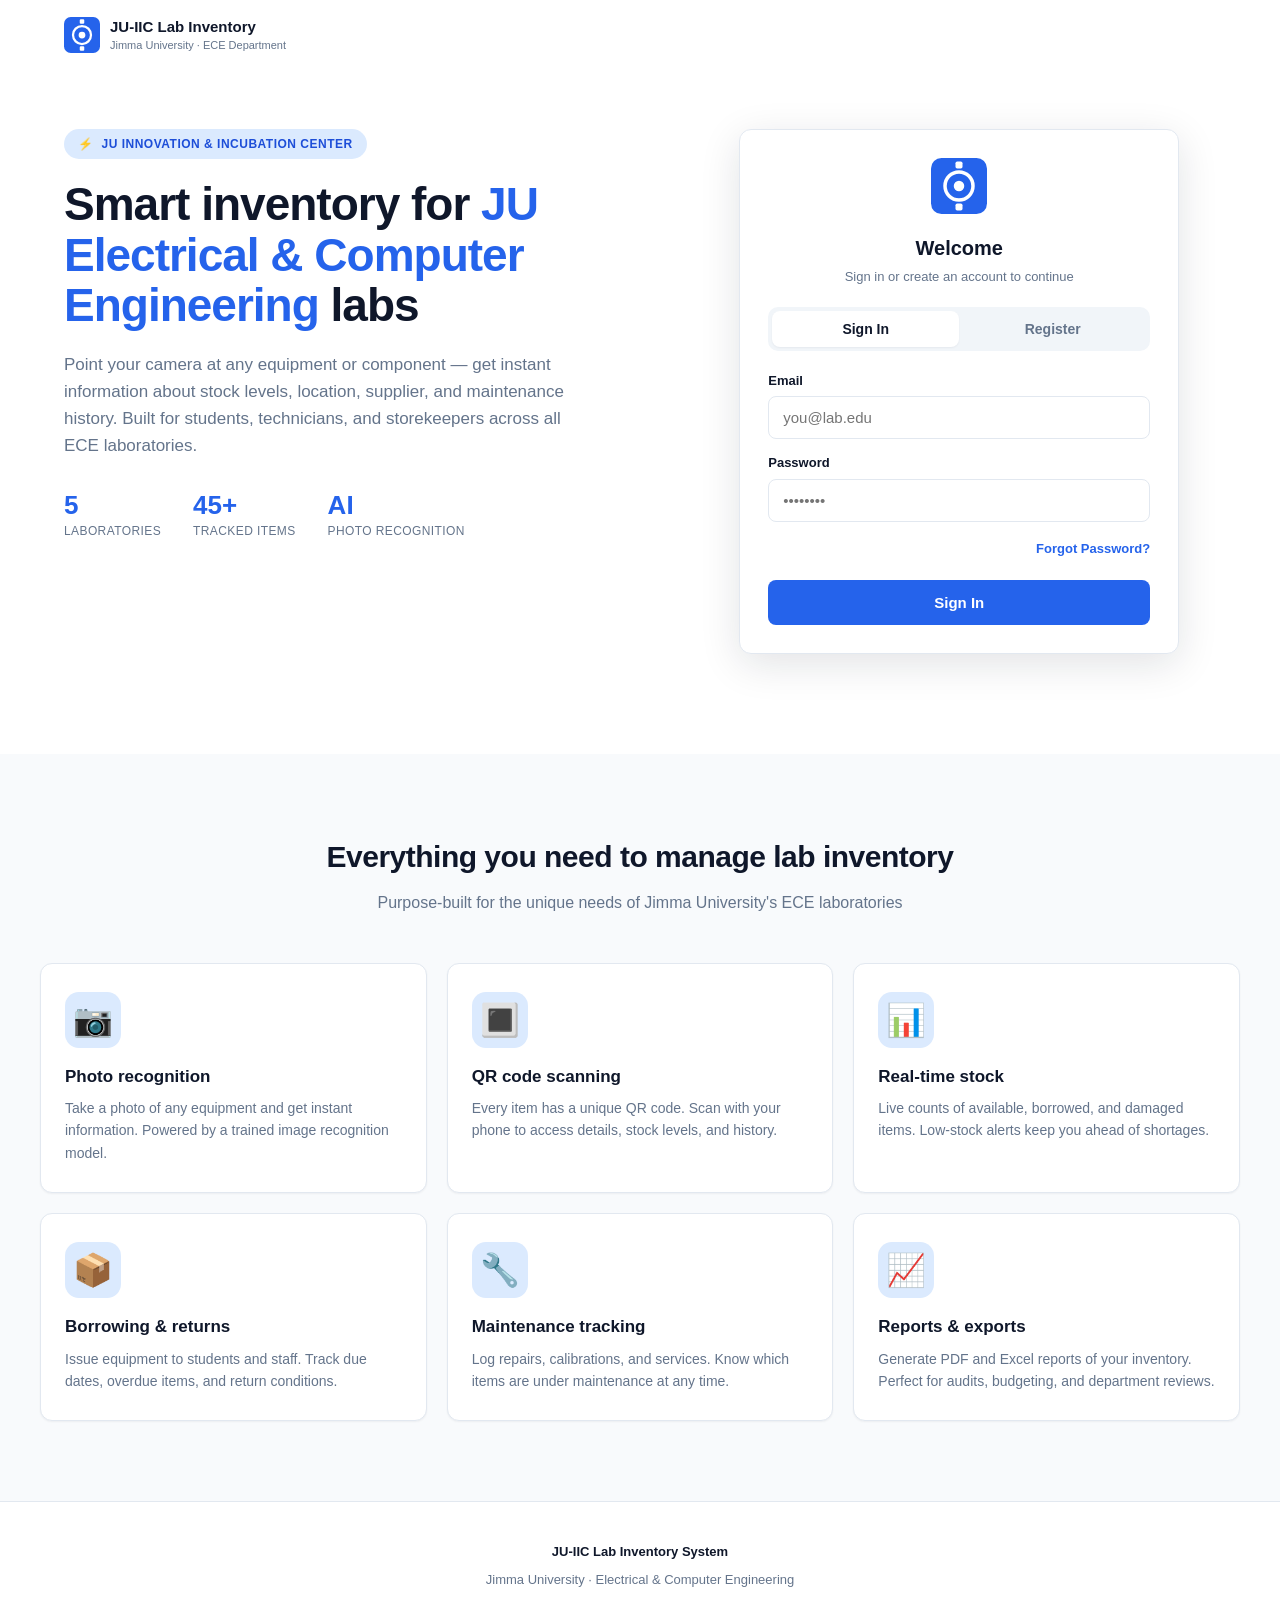
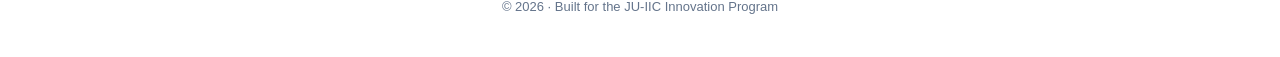
<file: frontend/reset-password.html>
<!DOCTYPE html>
<html lang="en">
<head>
  <meta charset="UTF-8">
  <meta name="viewport" content="width=device-width, initial-scale=1.0">
  <title>Set New Password — JU-IIC Lab</title>
  <link rel="icon" href="assets/logo.svg" type="image/svg+xml">
  <link rel="stylesheet" href="css/base.css">
  <style>
    .auth-wrap { max-width: 400px; margin: 60px auto; padding: 0 20px; }
    .auth-card { background: var(--surface); padding: 32px 24px; border-radius: var(--radius); box-shadow: var(--shadow-lg); border: 1px solid var(--border); text-align: center; }
    .auth-card h2 { font-size: 22px; margin-bottom: 8px; }
    .auth-card p { font-size: 14px; color: var(--muted); margin-bottom: 24px; }
    .form-field { text-align: left; margin-bottom: 16px; }
    .form-field label { display: block; font-size: 13px; font-weight: 600; margin-bottom: 6px; }
    .form-field input { width: 100%; padding: 12px; border: 1px solid var(--border); border-radius: 8px; font-family: inherit; font-size: 15px; }
    .form-submit { width: 100%; padding: 14px; background: var(--primary); color: #fff; border: none; border-radius: 8px; font-size: 15px; font-weight: 600; cursor: pointer; }
  </style>
</head>
<body>
  <div class="auth-wrap">
    <div class="auth-card">
      <h2>Create New Password</h2>
      <p>Please enter a strong new password for your account.</p>
      
      <div id="errorMsg" style="display:none; background:#fee2e2; color:#b91c1c; padding:10px; border-radius:8px; font-size:13px; margin-bottom:16px;"></div>

      <form id="resetForm" onsubmit="handleReset(event)">
        <div class="form-field">
          <label>New Password</label>
          <input type="password" id="passwordInput" required minlength="6" placeholder="At least 6 characters">
        </div>
        <button type="submit" class="form-submit" id="submitBtn">Reset Password</button>
      </form>
    </div>
  </div>

  <script src="js/api.js"></script>
  <script>
    // Get token from URL
    const urlParams = new URLSearchParams(window.location.search);
    const token = urlParams.get('token');

    if (!token) {
      alert('Invalid reset link. Missing token.');
      location.href = 'index.html';
    }

    async function handleReset(e) {
      e.preventDefault();
      const btn = document.getElementById('submitBtn');
      const password = document.getElementById('passwordInput').value;
      const err = document.getElementById('errorMsg');
      
      err.style.display = 'none';
      btn.disabled = true; btn.textContent = 'Resetting...';

      try {
        await api.post('/api/auth/reset-password', { token, password });
        alert('✅ Password reset successfully! You can now log in.');
        location.href = 'index.html';
      } catch (error) {
        err.textContent = '❌ ' + (error.message || 'Failed to reset password.');
        err.style.display = 'block';
        btn.disabled = false; btn.textContent = 'Reset Password';
      }
    }
  </script>
</body>
</html>
</file>
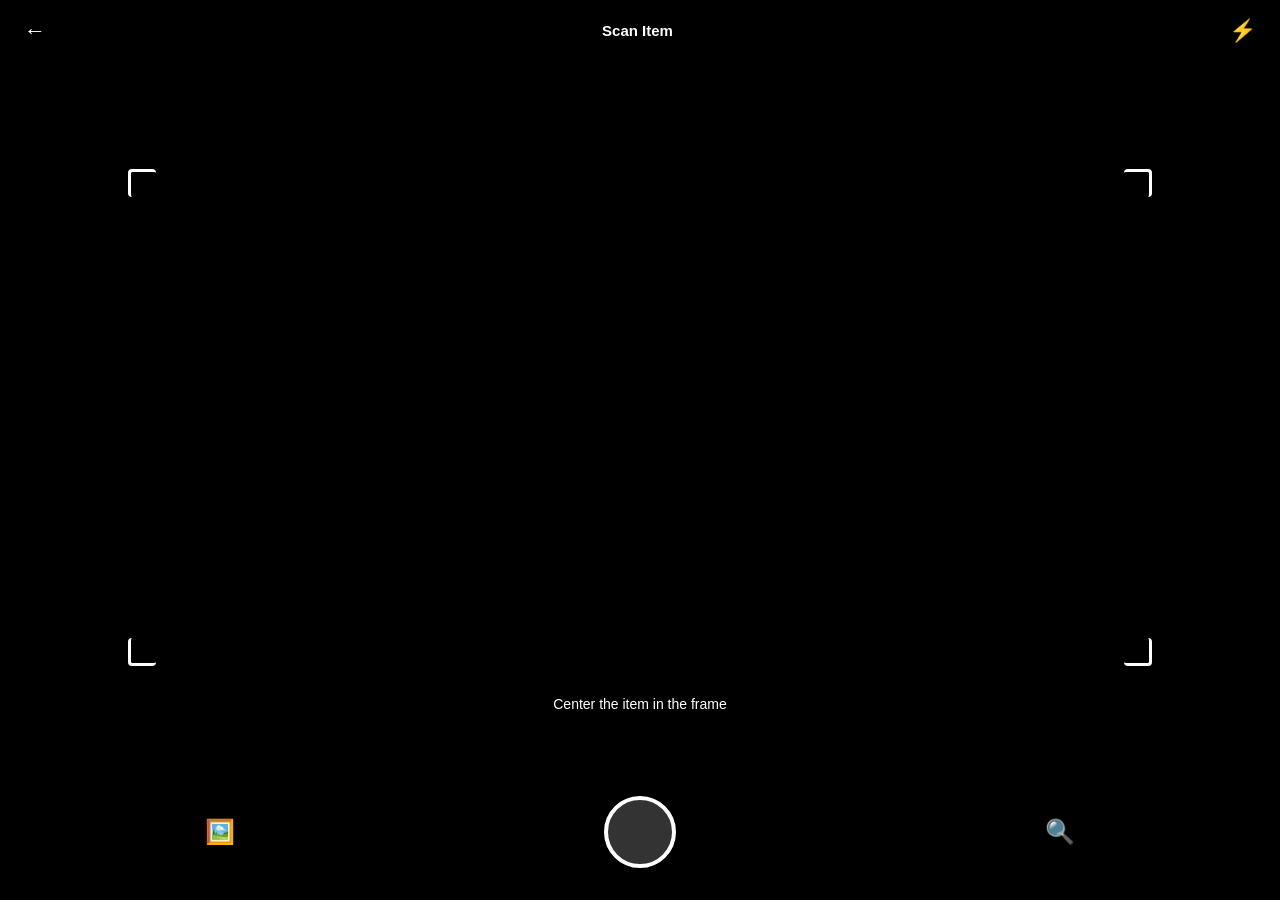
<file: frontend/result.html>
<!DOCTYPE html>
<html lang="en">
<head>
  <meta charset="UTF-8">
  <meta name="viewport" content="width=device-width, initial-scale=1.0, maximum-scale=1.0, user-scalable=no">
  <title>Result — Lab Inventory</title>
  <link rel="icon" href="assets/logo.svg" type="image/svg+xml">
  <link rel="stylesheet" href="css/base.css">
  <link rel="stylesheet" href="css/result.css">
</head>
<body class="result-body">

  <header class="camera-header">
    <button class="icon-btn" onclick="location.href='camera.html'">←</button>
    <span>Result</span>
    <button class="icon-btn" onclick="location.href='index.html'">🏠</button>
  </header>

  <main id="resultMain">
    <!-- filled by js/result.js -->
  </main>

  <script src="js/api.js"></script>
  <script src="js/result.js"></script>
</body>
</html>
</file>
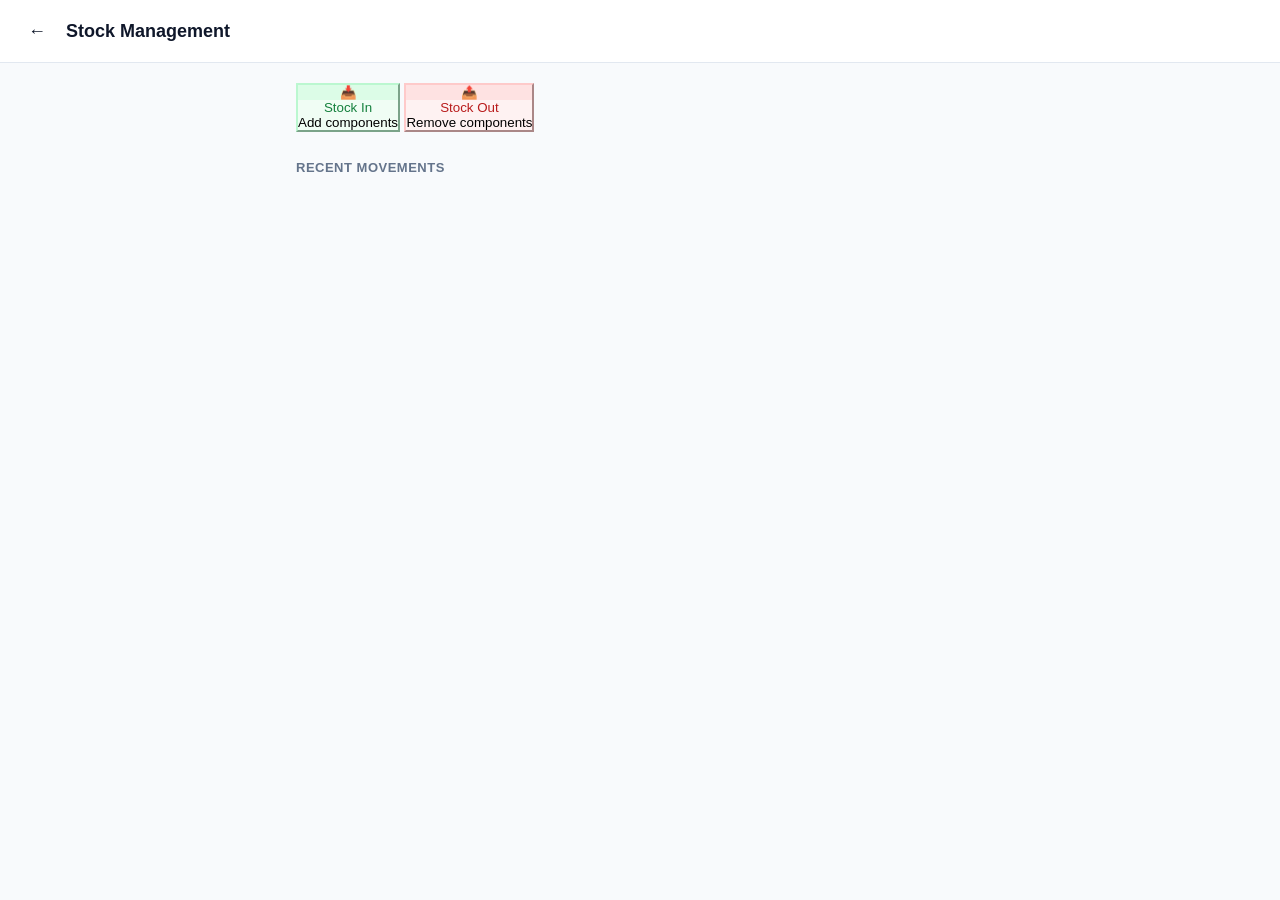
<file: frontend/stock.html>
<!DOCTYPE html>
<html lang="en">
<head>
  <meta charset="UTF-8">
  <meta name="viewport" content="width=device-width, initial-scale=1.0, maximum-scale=1.0, user-scalable=no">
  <title>Stock Management — Lab Inventory</title>
  <link rel="icon" href="assets/logo.svg" type="image/svg+xml">
  <link rel="stylesheet" href="css/base.css">
  <style>
    .txn-row {
      display: flex; align-items: center; justify-content: space-between;
      padding: 12px 16px; background: var(--surface);
      border: 1px solid var(--border); border-radius: var(--radius);
      margin-bottom: 8px;
    }
    .txn-left { display: flex; align-items: center; gap: 12px; }
    .txn-icon {
      width: 40px; height: 40px; border-radius: 10px;
      display: flex; align-items: center; justify-content: center; font-size: 20px;
    }
    .txn-icon.in { background: #dcfce7; color: #15803d; }
    .txn-icon.out { background: #fee2e2; color: #b91c1c; }
    .txn-details { font-size: 14px; font-weight: 600; }
    .txn-meta { font-size: 12px; color: var(--muted); margin-top: 2px; }
    .txn-qty { font-size: 16px; font-weight: 800; }
    .txn-qty.in { color: #15803d; }
    .txn-qty.out { color: #b91c1c; }
  </style>
</head>
<body>

  <header class="app-header">
    <button class="icon-btn" onclick="location.href='dashboard.html'">←</button>
    <h1>Stock Management</h1>
    <span style="width:34px"></span>
  </header>

  <main class="main">
    <!-- Action Buttons -->
    <div class="quick-actions" style="grid-template-columns: 1fr 1fr;">
      <button class="quick-btn" onclick="openModal('IN')" style="background: #f0fdf4; border-color: #bbf7d0;">
        <div class="qb-icon" style="background: #dcfce7; color: #15803d;">📥</div>
        <div class="qb-text">
          <div class="qb-title" style="color: #15803d;">Stock In</div>
          <div class="qb-sub">Add components</div>
        </div>
      </button>
      
      <button class="quick-btn" onclick="openModal('OUT')" style="background: #fef2f2; border-color: #fecaca;">
        <div class="qb-icon" style="background: #fee2e2; color: #b91c1c;">📤</div>
        <div class="qb-text">
          <div class="qb-title" style="color: #b91c1c;">Stock Out</div>
          <div class="qb-sub">Remove components</div>
        </div>
      </button>
    </div>

    <div class="section-header" style="margin-top: 24px;">
      <h2>Recent Movements</h2>
    </div>
    
    <div id="txnList">
      <div class="skeleton" style="height: 65px; margin-bottom: 8px;"></div>
      <div class="skeleton" style="height: 65px; margin-bottom: 8px;"></div>
    </div>
  </main>

  <!-- MODAL FOR STOCK IN/OUT -->
  <div id="stockModal" style="display:none; position:fixed; inset:0; background:rgba(0,0,0,0.5); z-index:1000; align-items:center; justify-content:center; padding:20px;">
    <div style="background:var(--surface); border-radius:var(--radius); width:100%; max-width:400px; padding:24px; box-shadow:var(--shadow-lg);">
      <h2 id="modalTitle" style="font-size:20px; margin-bottom:16px;">Stock</h2>
      
      <div class="form-field">
        <label>Select Component</label>
        <select id="modalComponentId" style="width:100%; padding:10px; border-radius:8px; border:1px solid var(--border); background:var(--surface); font-family:inherit;"></select>
      </div>
      
      <div class="form-field">
        <label>Quantity</label>
        <input type="number" id="modalQty" min="1" value="1" style="width:100%; padding:10px; border-radius:8px; border:1px solid var(--border); font-family:inherit;">
      </div>

      <div class="form-field">
        <label>Notes / Reason</label>
        <input type="text" id="modalNotes" placeholder="e.g. Purchased from supplier" style="width:100%; padding:10px; border-radius:8px; border:1px solid var(--border); font-family:inherit;">
      </div>

      <div style="display:flex; gap:10px; margin-top:20px;">
        <button class="btn" style="flex:1;" onclick="closeModal()">Cancel</button>
        <button class="btn primary" style="flex:1;" id="modalSubmitBtn" onclick="submitStock()">Confirm</button>
      </div>
    </div>
  </div>

  <script src="js/api.js"></script>
  <script src="js/auth.js"></script>
  <script>
    let COMPONENTS = [];
    let CURRENT_MODE = 'IN';

    // Load data when page opens
    window.addEventListener('DOMContentLoaded', async () => {
      try { 
        await requireAuth(); 
      } catch (e) { return; }
      
      renderUserChip();
      
      // Load components for the dropdown
      try {
        const items = await api.get('/api/items');
        // Map the backend data to the format the frontend needs
        COMPONENTS = items
          .filter(i => i.item_type === 'component')
          .map(i => ({
            id: i.id,
            name: i.name
          }));
        console.log("Loaded components:", COMPONENTS);
      } catch (e)  {
        console.error("Failed to load components", e);
      }

      loadRecentTransactions();
    });

    async function loadRecentTransactions() {
      try {
        const txns = await api.get('/api/stock/recent');
        const list = document.getElementById('txnList');

        if (!txns || txns.length === 0) {
          list.innerHTML = '<div class="empty-state">No recent stock movements.</div>';
          return;
        }

        list.innerHTML = txns.map(t => {
          const isIn = t.txn_type === 'IN';
          return `
            <div class="txn-row">
              <div class="txn-left">
                <div class="txn-icon ${isIn ? 'in' : 'out'}">${isIn ? '📥' : '📤'}</div>
                <div>
                  <div class="txn-details">${t.component_name}</div>
                  <div class="txn-meta">${t.notes} • ${t.user_name} • ${new Date(t.txn_date).toLocaleDateString()}</div>
                </div>
              </div>
              <div class="txn-qty ${isIn ? 'in' : 'out'}">
                ${isIn ? '+' : '-'}${t.quantity}
              </div>
            </div>
          `;
        }).join('');
      } catch (e) {
        console.error("Failed to load transactions", e);
      }
    }

    function openModal(mode) {
      CURRENT_MODE = mode;
      document.getElementById('modalTitle').textContent = mode === 'IN' ? '📥 Stock In' : '📤 Stock Out';
      document.getElementById('modalTitle').style.color = mode === 'IN' ? '#15803d' : '#b91c1c';
      document.getElementById('modalSubmitBtn').textContent = mode === 'IN' ? 'Add Stock' : 'Remove Stock';
      document.getElementById('modalSubmitBtn').className = 'btn ' + (mode === 'IN' ? 'primary' : '');
      
      // Populate dropdown
      const select = document.getElementById('modalComponentId');
      if (COMPONENTS.length === 0) {
        select.innerHTML = '<option value="">No components available</option>';
      } else {
        select.innerHTML = COMPONENTS.map(c => `<option value="${c.id}">${c.name}</option>`).join('');
      }
      
      document.getElementById('modalQty').value = 1;
      document.getElementById('modalNotes').value = '';
      document.getElementById('stockModal').style.display = 'flex';
    }

    function closeModal() {
      document.getElementById('stockModal').style.display = 'none';
    }

    async function submitStock() {
      const btn = document.getElementById('modalSubmitBtn');
      const compId = document.getElementById('modalComponentId').value;
      const qty = parseInt(document.getElementById('modalQty').value);
      const notes = document.getElementById('modalNotes').value || (CURRENT_MODE === 'IN' ? 'Added stock' : 'Removed stock');

      if (!compId) {
        alert('Please select a component.');
        return;
      }
      if (qty < 1 || isNaN(qty)) {
        alert('Please enter a valid quantity (1 or more).');
        return;
      }

      btn.disabled = true;
      btn.textContent = 'Processing...';

      try {
        const endpoint = CURRENT_MODE === 'IN' ? '/api/stock/in' : '/api/stock/out';
        
        // Submit to backend
        await api.post(endpoint, { 
            component_id: parseInt(compId), 
            quantity: qty, 
            notes: notes 
        });
        
        alert('✅ Stock updated successfully!');
        closeModal();
        loadRecentTransactions(); // Refresh list
      } catch (err) {
        alert('❌ Failed: ' + err.message);
        btn.disabled = false;
        btn.textContent = CURRENT_MODE === 'IN' ? 'Add Stock' : 'Remove Stock';
      }
    }
  </script>
</body>
</html>
</file>
<file: frontend/css/base.css>
/* =========================================================
   base.css — Design system
   ========================================================= */

:root {
  --bg: #f8fafc;
  --surface: #ffffff;
  --surface-2: #f1f5f9;
  --text: #0f172a;
  --muted: #64748b;
  --primary: #2563eb;
  --primary-dark: #1d4ed8;
  --primary-light: #dbeafe;
  --success: #10b981;
  --warn: #f59e0b;
  --danger: #ef4444;
  --border: #e2e8f0;
  --radius: 12px;
  --radius-sm: 8px;
  --shadow-sm: 0 1px 2px rgba(15, 23, 42, .05);
  --shadow: 0 1px 3px rgba(15, 23, 42, .08), 0 4px 16px rgba(15, 23, 42, .06);
  --shadow-lg: 0 10px 40px rgba(15, 23, 42, .12);
}

* { box-sizing: border-box; margin: 0; padding: 0; }

html { -webkit-text-size-adjust: 100%; }

body {
  font-family: -apple-system, BlinkMacSystemFont, "Segoe UI", Roboto, "Helvetica Neue", sans-serif;
  background: var(--bg);
  color: var(--text);
  min-height: 100vh;
  -webkit-font-smoothing: antialiased;
  line-height: 1.5;
}

a { color: var(--primary); text-decoration: none; }
button { font-family: inherit; }

/* ---------- App header ---------- */
.app-header {
  display: flex;
  align-items: center;
  gap: 12px;
  padding: 14px 20px;
  background: var(--surface);
  border-bottom: 1px solid var(--border);
  position: sticky;
  top: 0;
  z-index: 20;
}
.app-header .logo { width: 32px; height: 32px; flex-shrink: 0; }
.app-header h1 {
  font-size: 16px;
  font-weight: 700;
  flex: 1;
  white-space: nowrap;
  overflow: hidden;
  text-overflow: ellipsis;
}

/* ---------- User chip ---------- */
.user-chip {
  display: flex;
  align-items: center;
  gap: 8px;
  padding: 6px 10px 6px 6px;
  background: var(--surface-2);
  border-radius: 999px;
  font-size: 12px;
  font-weight: 600;
  color: var(--text);
  cursor: pointer;
  max-width: 200px;
}
.user-chip .avatar {
  width: 24px;
  height: 24px;
  border-radius: 50%;
  background: var(--primary);
  color: #fff;
  display: flex;
  align-items: center;
  justify-content: center;
  font-size: 11px;
  font-weight: 700;
  flex-shrink: 0;
}
.user-chip .user-name {
  white-space: nowrap;
  overflow: hidden;
  text-overflow: ellipsis;
}

/* ---------- Icon button ---------- */
.icon-btn {
  background: none;
  border: none;
  font-size: 18px;
  cursor: pointer;
  padding: 8px;
  border-radius: 10px;
  line-height: 1;
  color: var(--text);
  transition: background .15s;
}
.icon-btn:hover { background: var(--surface-2); }
.icon-btn:active { transform: scale(.95); }

/* ---------- Main content ---------- */
.main {
  max-width: 720px;
  margin: 0 auto;
  padding: 20px 16px 100px;
}

/* ---------- Big action cards ---------- */
.action-grid {
  display: grid;
  gap: 12px;
  margin-bottom: 24px;
}
.action-card {
  display: flex;
  align-items: center;
  gap: 16px;
  padding: 20px;
  background: var(--surface);
  border: 1px solid var(--border);
  border-radius: var(--radius);
  box-shadow: var(--shadow-sm);
  cursor: pointer;
  text-align: left;
  width: 100%;
  transition: transform .1s, box-shadow .15s, border-color .15s;
}
.action-card:hover {
  border-color: var(--primary);
  box-shadow: var(--shadow);
}
.action-card:active { transform: scale(.98); }
.action-card.primary {
  background: var(--primary);
  color: #fff;
  border-color: var(--primary);
}
.action-card.primary:hover { background: var(--primary-dark); border-color: var(--primary-dark); }
.action-card .action-icon {
  font-size: 32px;
  width: 56px;
  height: 56px;
  display: flex;
  align-items: center;
  justify-content: center;
  background: var(--surface-2);
  border-radius: 12px;
  flex-shrink: 0;
}
.action-card.primary .action-icon { background: rgba(255,255,255,.15); }
.action-card .action-text { flex: 1; min-width: 0; }
.action-card .action-title {
  font-size: 16px;
  font-weight: 700;
  margin-bottom: 2px;
}
.action-card .action-sub {
  font-size: 13px;
  color: var(--muted);
}
.action-card.primary .action-sub { color: rgba(255,255,255,.85); }
.action-card .action-arrow {
  font-size: 20px;
  color: var(--muted);
  flex-shrink: 0;
}
.action-card.primary .action-arrow { color: rgba(255,255,255,.7); }

/* ---------- Section headers ---------- */
.section-header {
  display: flex;
  align-items: center;
  justify-content: space-between;
  margin: 28px 0 12px;
}
.section-header h2 {
  font-size: 13px;
  font-weight: 700;
  text-transform: uppercase;
  letter-spacing: .5px;
  color: var(--muted);
}
.section-header a {
  font-size: 13px;
  font-weight: 600;
}

/* ---------- Stats row ---------- */
.stats-grid {
  display: grid;
  grid-template-columns: repeat(2, 1fr);
  gap: 10px;
  margin-bottom: 8px;
}
.stat-card {
  padding: 16px;
  background: var(--surface);
  border-radius: var(--radius);
  border: 1px solid var(--border);
  box-shadow: var(--shadow-sm);
}
.stat-card .stat-value {
  font-size: 24px;
  font-weight: 800;
  line-height: 1.1;
  color: var(--text);
}
.stat-card .stat-label {
  font-size: 12px;
  color: var(--muted);
  margin-top: 4px;
  font-weight: 500;
}
.stat-card.warn .stat-value { color: var(--warn); }
.stat-card.danger .stat-value { color: var(--danger); }
.stat-card.success .stat-value { color: var(--success); }

/* ---------- Recent items ---------- */
.recent-list {
  list-style: none;
  display: flex;
  flex-direction: column;
  gap: 8px;
}
.recent-item {
  display: flex;
  align-items: center;
  gap: 14px;
  padding: 12px;
  background: var(--surface);
  border: 1px solid var(--border);
  border-radius: var(--radius);
  cursor: pointer;
  transition: border-color .15s, box-shadow .15s;
}
.recent-item:hover {
  border-color: var(--primary);
  box-shadow: var(--shadow-sm);
}
.recent-item .recent-thumb {
  width: 48px;
  height: 48px;
  border-radius: 10px;
  background: var(--surface-2);
  display: flex;
  align-items: center;
  justify-content: center;
  font-size: 22px;
  flex-shrink: 0;
  overflow: hidden;
}
.recent-item .recent-thumb img {
  width: 100%; height: 100%; object-fit: cover;
}
.recent-item .recent-body { flex: 1; min-width: 0; }
.recent-item .recent-title {
  font-size: 14px;
  font-weight: 600;
  white-space: nowrap;
  overflow: hidden;
  text-overflow: ellipsis;
}
.recent-item .recent-meta {
  font-size: 12px;
  color: var(--muted);
  margin-top: 2px;
  display: flex;
  gap: 8px;
  align-items: center;
}

/* ---------- Empty state ---------- */
.empty-state {
  padding: 32px 16px;
  text-align: center;
  color: var(--muted);
  font-size: 14px;
  background: var(--surface);
  border-radius: var(--radius);
  border: 1px dashed var(--border);
}
.empty-state .empty-icon {
  font-size: 40px;
  margin-bottom: 8px;
  opacity: .5;
}

/* ---------- Buttons ---------- */
.btn {
  padding: 12px 18px;
  border-radius: var(--radius);
  border: 1px solid var(--border);
  background: var(--surface);
  font-size: 14px;
  font-weight: 600;
  cursor: pointer;
  transition: background .15s, border-color .15s;
  text-decoration: none;
  color: var(--text);
  display: inline-flex;
  align-items: center;
  justify-content: center;
  gap: 6px;
}
.btn:hover { background: var(--surface-2); }
.btn.primary {
  background: var(--primary);
  color: #fff;
  border-color: var(--primary);
}
.btn.primary:hover { background: var(--primary-dark); }
.btn.ghost { background: transparent; border: none; color: var(--muted); }
.btn.ghost:hover { color: var(--text); background: var(--surface-2); }

/* ---------- Bottom nav ---------- */
.bottom-nav {
  position: fixed;
  bottom: 0; left: 0; right: 0;
  display: flex;
  background: var(--surface);
  border-top: 1px solid var(--border);
  padding: 8px 0 max(8px, env(safe-area-inset-bottom));
  z-index: 20;
}
.nav-item {
  flex: 1;
  text-align: center;
  padding: 6px;
  font-size: 11px;
  color: var(--muted);
  text-decoration: none;
  display: flex;
  flex-direction: column;
  align-items: center;
  gap: 2px;
}
.nav-item .nav-icon { font-size: 20px; }
.nav-item.active { color: var(--primary); font-weight: 600; }

/* ---------- Badges ---------- */
.badge {
  display: inline-block;
  padding: 2px 8px;
  border-radius: 999px;
  font-size: 11px;
  font-weight: 700;
  text-transform: uppercase;
  letter-spacing: .3px;
}
.badge.success { background: #dcfce7; color: #15803d; }
.badge.warn    { background: #fef3c7; color: #b45309; }
.badge.danger  { background: #fee2e2; color: #b91c1c; }
.badge.info    { background: var(--primary-light); color: var(--primary-dark); }

/* ---------- Toast ---------- */
.toast {
  position: fixed;
  bottom: 90px;
  left: 50%;
  transform: translateX(-50%) translateY(120px);
  background: var(--text);
  color: #fff;
  padding: 12px 20px;
  border-radius: var(--radius);
  font-size: 14px;
  font-weight: 500;
  box-shadow: var(--shadow-lg);
  transition: transform .25s ease;
  z-index: 1000;
  max-width: 90%;
  text-align: center;
}
.toast.show { transform: translateX(-50%) translateY(0); }
.toast.success { background: var(--success); }
.toast.error { background: var(--danger); }

/* ---------- Loading ---------- */
.loading-overlay {
  position: fixed; inset: 0;
  background: rgba(15, 23, 42, .7);
  display: flex;
  flex-direction: column;
  align-items: center;
  justify-content: center;
  gap: 16px;
  color: #fff;
  z-index: 2000;
  font-size: 15px;
}
.spinner {
  width: 48px; height: 48px;
  border-radius: 50%;
  border: 4px solid rgba(255,255,255,.2);
  border-top-color: #fff;
  animation: spin .8s linear infinite;
}
@keyframes spin { to { transform: rotate(360deg); } }

/* ---------- Responsive ---------- */
@media (min-width: 640px) {
  .stats-grid { grid-template-columns: repeat(4, 1fr); }
  .app-header h1 { font-size: 18px; }
}
</file>
<file: frontend/css/camera.css>
.camera-body {
  background: #000;
  height: 100vh;
  display: flex;
  flex-direction: column;
  overflow: hidden;
}

.camera-header {
  display: flex;
  align-items: center;
  justify-content: space-between;
  padding: 12px 16px;
  color: #fff;
  position: relative;
  z-index: 5;
  background: #000;
}
.camera-header span {
  flex: 1;
  text-align: center;
  font-size: 15px;
  font-weight: 600;
}
.camera-header .icon-btn { color: #fff; font-size: 22px; }

.camera-viewport {
  position: relative;
  flex: 1;
  display: flex;
  align-items: center;
  justify-content: center;
  overflow: hidden;
}
#video { width: 100%; height: 100%; object-fit: cover; }

.guide-frame {
  position: absolute;
  inset: 15% 10%;
  pointer-events: none;
}
.corner {
  position: absolute;
  width: 28px;
  height: 28px;
  border: 3px solid #fff;
  border-radius: 4px;
}
.corner.tl { top: 0; left: 0; border-right: 0; border-bottom: 0; }
.corner.tr { top: 0; right: 0; border-left: 0; border-bottom: 0; }
.corner.bl { bottom: 0; left: 0; border-right: 0; border-top: 0; }
.corner.br { bottom: 0; right: 0; border-left: 0; border-top: 0; }

.hint {
  position: absolute;
  bottom: 8%;
  left: 0;
  right: 0;
  text-align: center;
  color: #fff;
  font-size: 14px;
  text-shadow: 0 1px 4px rgba(0,0,0,.6);
}

.camera-controls {
  display: flex;
  align-items: center;
  justify-content: space-around;
  padding: 24px 16px 32px;
  background: #000;
}
.capture-btn {
  width: 72px;
  height: 72px;
  border-radius: 50%;
  border: 4px solid #fff;
  background: rgba(255,255,255,.2);
  cursor: pointer;
  transition: transform .1s;
}
.capture-btn:active { transform: scale(.92); }
.capture-btn:disabled { opacity: .4; cursor: not-allowed; }
.upload-btn, .flash-btn {
  color: #fff;
  font-size: 24px;
  cursor: pointer;
  background: none;
  border: none;
  padding: 8px;
}

.loading-overlay {
  position: fixed;
  inset: 0;
  background: rgba(0,0,0,.75);
  display: flex;
  flex-direction: column;
  align-items: center;
  justify-content: center;
  gap: 16px;
  color: #fff;
  z-index: 100;
}
.spinner {
  width: 48px;
  height: 48px;
  border-radius: 50%;
  border: 4px solid rgba(255,255,255,.2);
  border-top-color: #fff;
  animation: spin 1s linear infinite;
}
@keyframes spin { to { transform: rotate(360deg); } }
</file>
<file: frontend/css/result.css>
.result-body { padding-bottom: 80px; }

.photo-wrap {
  position: relative;
  width: 100%;
  aspect-ratio: 1;
  background: #000;
  overflow: hidden;
}
.photo { width: 100%; height: 100%; object-fit: cover; }

.confidence-badge {
  position: absolute;
  top: 16px;
  right: 16px;
  padding: 6px 12px;
  border-radius: 999px;
  font-size: 13px;
  font-weight: 600;
  color: #fff;
  backdrop-filter: blur(6px);
}
.confidence-badge.high { background: rgba(16,185,129,.9); }
.confidence-badge.med  { background: rgba(245,158,11,.9); }
.confidence-badge.low  { background: rgba(220,38,38,.9); }

.info-card {
  background: var(--surface);
  margin: -20px 16px 0;
  border-radius: var(--radius);
  padding: 20px;
  box-shadow: var(--shadow);
  position: relative;
  z-index: 2;
}
.info-card.warn { border-left: 4px solid var(--warn); }
.info-card h1 { font-size: 22px; margin-bottom: 4px; }
.category { color: var(--muted); font-size: 13px; margin-bottom: 16px; }

.info-grid {
  display: grid;
  grid-template-columns: 1fr 1fr;
  gap: 12px 16px;
  margin-top: 8px;
}
.info-grid dt {
  font-size: 12px;
  color: var(--muted);
  text-transform: uppercase;
  letter-spacing: .3px;
}
.info-grid dd { font-size: 15px; font-weight: 500; }

.low { color: var(--danger); }
.badge-low {
  background: var(--danger);
  color: #fff;
  padding: 2px 6px;
  border-radius: 4px;
  font-size: 10px;
  font-weight: 700;
  margin-left: 4px;
}

.actions {
  padding: 20px 16px;
  display: flex;
  flex-direction: column;
  gap: 10px;
}
.btn {
  padding: 14px;
  border-radius: var(--radius);
  border: 1px solid var(--border);
  background: var(--surface);
  font-size: 15px;
  font-weight: 600;
  cursor: pointer;
}
.btn:hover { background: #fafbfc; }
.btn.primary {
  background: var(--primary);
  color: #fff;
  border-color: var(--primary);
}
.btn.primary:hover { background: var(--primary-dark); }
.btn.ghost { background: none; border: none; color: var(--muted); }

.search-bar { padding: 12px 16px; }
.search-bar input {
  width: 100%;
  padding: 12px 16px;
  font-size: 15px;
  border: 1px solid var(--border);
  border-radius: var(--radius);
  background: var(--surface);
}

.item-list { list-style: none; padding: 0 16px; }
.item-row {
  display: flex;
  align-items: center;
  justify-content: space-between;
  padding: 14px;
  background: var(--surface);
  margin-bottom: 8px;
  border-radius: var(--radius);
  cursor: pointer;
}
.item-row:hover { background: #fafbfc; }
.item-row small { color: var(--muted); font-size: 12px; display: block; }
.item-row span { color: var(--muted); font-size: 20px; }
</file>
